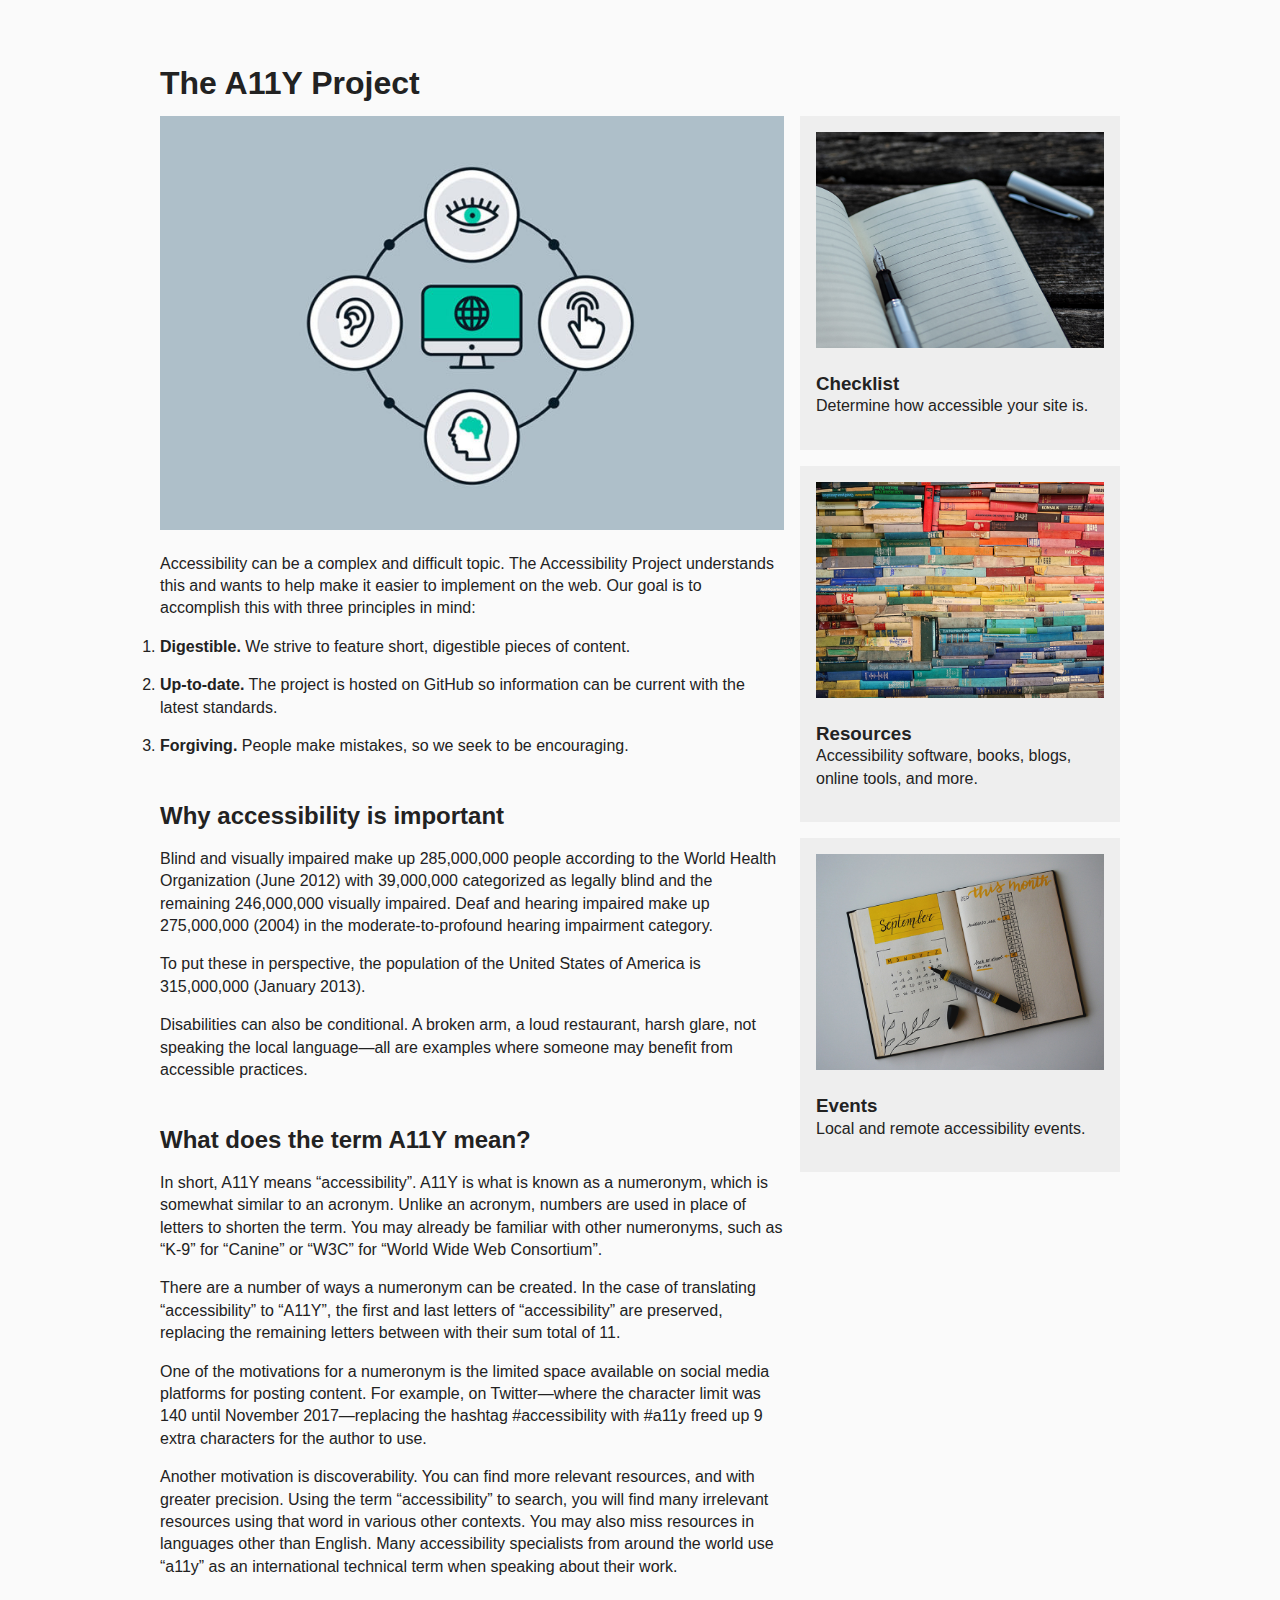
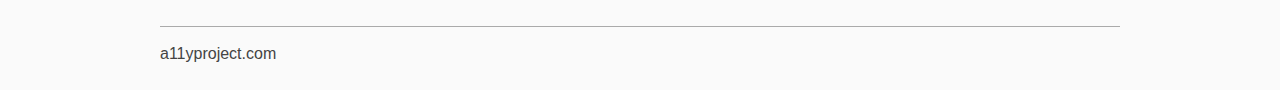
<file: grc339/css-grid-basic-layout/index.html>
<!DOCTYPE html>
<html>
    <head>
        <meta charset="UTF-8" />
        <meta name="viewport" content="width=device-width, initial-scale=1" />
        <link rel="stylesheet" type="text/css" href="grid.css" />
        <title>Flexbox basic layout</title>
    </head>
    <body>
        <div class="container">
            <header>
                <h1> The A11Y Project
</h1>
            </header>
            <article>
                <figure>
                    <img src="accessibility-icon-illustration.jpg" alt="Illustration of a computer with four icons representing Visual Impairment, Hearing Impairment, Motor Skills/Physical Disabilities, Photosensitive Seizures, and Cognitive Disabilities.">
                         <!-- Photo by Dreamhost) -->
                </figure>
              <p>
				  Accessibility can be a complex and difficult topic. The Accessibility Project understands this and wants to help make it easier to implement on the web. Our goal is to accomplish this with three principles in mind:
              </p>

			<ol>
				<li>
					<p><strong>Digestible.</strong> We strive to feature short, digestible pieces of content.</p>
				</li>
				<li>
					<p><strong>Up-to-date.</strong> The project is hosted on GitHub so information can be current with the latest standards.</p>
				</li>
				<li>
					<p><strong>Forgiving.</strong> People make mistakes, so we seek to be encouraging.</p>
				</li>
			</ol>

			<h2>Why accessibility is important</h2>

			<p>
				Blind and visually impaired make up 285,000,000 people according to the World Health Organization (June 2012) with 39,000,000 categorized as legally blind and the remaining 246,000,000 visually impaired. Deaf and hearing impaired make up 275,000,000 (2004) in the moderate-to-profound hearing impairment category.
			</p>

			<p>
				To put these in perspective, the population of the United States of America is 315,000,000 (January 2013).
			</p>

			<p>
				Disabilities can also be conditional. A broken arm, a loud restaurant, harsh glare, not speaking the local language—all are examples where someone may benefit from accessible practices.
			</p>
			
			<h2>What does the term A11Y mean?</h2>

			<p>
				In short, A11Y means “accessibility”. A11Y is what is known as a numeronym, which is somewhat similar to an acronym. Unlike an acronym, numbers are used in place of letters to shorten the term. You may already be familiar with other numeronyms, such as “K-9” for “Canine” or “W3C” for “World Wide Web Consortium”.
			</p>

			<p>
				There are a number of ways a numeronym can be created. In the case of translating “accessibility” to “A11Y”, the first and last letters of “accessibility” are preserved, replacing the remaining letters between with their sum total of 11.
			</p>

			<p>
				One of the motivations for a numeronym is the limited space available on social media platforms for posting content. For example, on Twitter—where the character limit was 140 until November 2017—replacing the hashtag #accessibility with #a11y freed up 9 extra characters for the author to use.
			</p>

			<p>
				Another motivation is discoverability. You can find more relevant resources, and with greater precision. Using the term “accessibility” to search, you will find many irrelevant resources using that word in various other contexts. You may also miss resources in languages other than English. Many accessibility specialists from around the world use “a11y” as an international technical term when speaking about their work.
			</p>


            </article>
            <aside>
            
                <section>
                	<a href="https://a11yproject.com/checklist/">
						<figure>
							<img src="notebook-with-a-pen.jpg" alt="Notebook open with a pen on top.">
							<!-- Photo by Aaron Burden on Unsplash (https://unsplash.com/@aaronburden) -->
						</figure>
						<h3>Checklist</h3>
						<p>
							Determine how accessible your site is.
						</p>
                    </a>
                </section>
                
                <section>
                	<a href="https://a11yproject.com/resources/">
						<figure>
							<img src="pile-of-colorful-books.jpg" alt="Pile of colorful books.">
							<!-- Photo by Robert Anasch on Unsplash (https://unsplash.com/@diesektion) -->
					   </figure>
						 <h3>Resources</h3>
						<p>
							Accessibility software, books, blogs, online tools, and more.
						</p>
                    </a>
                </section>

                <section>
                	<a href="https://a11yproject.com/events/">
						<figure>
							<img src="notebook-with-highlighter.jpg" alt="Notebook with a highlighted calendar and a highlighter">
							<!-- Photo by Estée Janssens on Unsplash (https://unsplash.com/@esteejanssens)  -->
						</figure>
						<h3>Events</h3>
						<p>
						   Local and remote accessibility events.
						</p>
                     </a>
               </section>
                


            </aside>
            <footer>
                <p>
                	<a href="https://a11yproject.com/">a11yproject.com</a>
                </p>
            </footer>
        </div>
    </body>
</html>
</file>
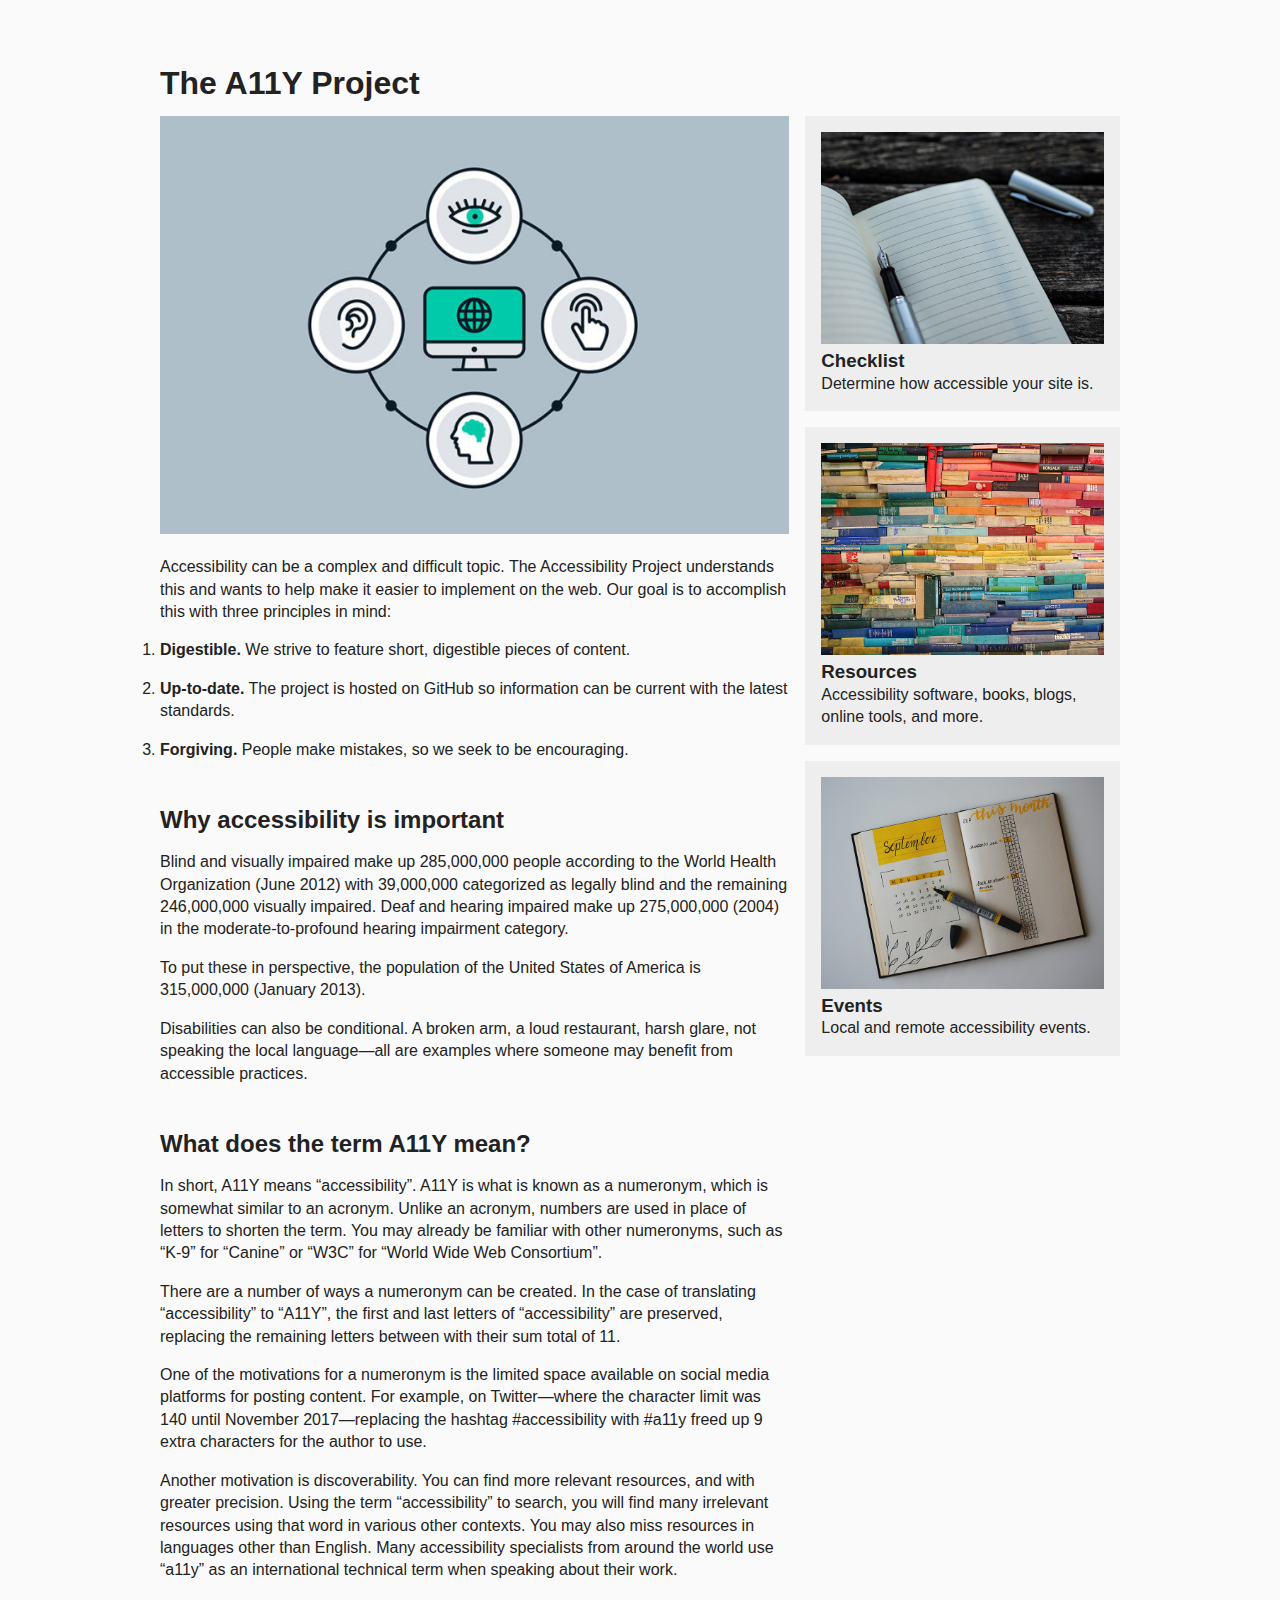
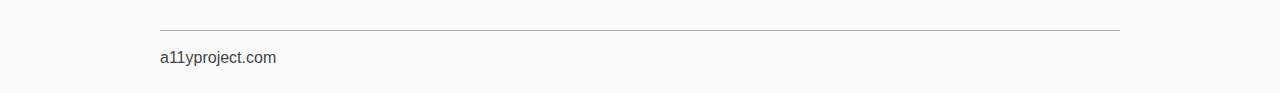
<file: grc339/css-grid-responsive-layout/index.html>
<!DOCTYPE html>
<html>
    <head>
        <meta charset="UTF-8" />
        <meta name="viewport" content="width=device-width, initial-scale=1" />
        <link rel="stylesheet" type="text/css" href="grid.css" />
        <title>CSS Grid responsive layout</title>
    </head>
    <body>
        <div class="container">
            <header>
                <h1> The A11Y Project
</h1>
            </header>
            <article>
                <figure>
                    <img src="accessibility-icon-illustration.jpg" alt="Illustration of a computer with four icons representing Visual Impairment, Hearing Impairment, Motor Skills/Physical Disabilities, Photosensitive Seizures, and Cognitive Disabilities.">
                         <!-- Photo by Dreamhost) -->
                </figure>
              <p>
				  Accessibility can be a complex and difficult topic. The Accessibility Project understands this and wants to help make it easier to implement on the web. Our goal is to accomplish this with three principles in mind:
              </p>

			<ol>
				<li>
					<p><strong>Digestible.</strong> We strive to feature short, digestible pieces of content.</p>
				</li>
				<li>
					<p><strong>Up-to-date.</strong> The project is hosted on GitHub so information can be current with the latest standards.</p>
				</li>
				<li>
					<p><strong>Forgiving.</strong> People make mistakes, so we seek to be encouraging.</p>
				</li>
			</ol>

			<h2>Why accessibility is important</h2>

			<p>
				Blind and visually impaired make up 285,000,000 people according to the World Health Organization (June 2012) with 39,000,000 categorized as legally blind and the remaining 246,000,000 visually impaired. Deaf and hearing impaired make up 275,000,000 (2004) in the moderate-to-profound hearing impairment category.
			</p>

			<p>
				To put these in perspective, the population of the United States of America is 315,000,000 (January 2013).
			</p>

			<p>
				Disabilities can also be conditional. A broken arm, a loud restaurant, harsh glare, not speaking the local language—all are examples where someone may benefit from accessible practices.
			</p>
			
			<h2>What does the term A11Y mean?</h2>

			<p>
				In short, A11Y means “accessibility”. A11Y is what is known as a numeronym, which is somewhat similar to an acronym. Unlike an acronym, numbers are used in place of letters to shorten the term. You may already be familiar with other numeronyms, such as “K-9” for “Canine” or “W3C” for “World Wide Web Consortium”.
			</p>

			<p>
				There are a number of ways a numeronym can be created. In the case of translating “accessibility” to “A11Y”, the first and last letters of “accessibility” are preserved, replacing the remaining letters between with their sum total of 11.
			</p>

			<p>
				One of the motivations for a numeronym is the limited space available on social media platforms for posting content. For example, on Twitter—where the character limit was 140 until November 2017—replacing the hashtag #accessibility with #a11y freed up 9 extra characters for the author to use.
			</p>

			<p>
				Another motivation is discoverability. You can find more relevant resources, and with greater precision. Using the term “accessibility” to search, you will find many irrelevant resources using that word in various other contexts. You may also miss resources in languages other than English. Many accessibility specialists from around the world use “a11y” as an international technical term when speaking about their work.
			</p>


            </article>
            <aside>
            
                <section>
                	<a href="https://a11yproject.com/checklist/">
						<figure>
							<img src="notebook-with-a-pen.jpg" alt="Notebook open with a pen on top.">
							<!-- Photo by Aaron Burden on Unsplash (https://unsplash.com/@aaronburden) -->
						</figure>
						<h3>Checklist</h3>
						<p>
							Determine how accessible your site is.
						</p>
                    </a>
                </section>
                
                <section>
                	<a href="https://a11yproject.com/resources/">
						<figure>
							<img src="pile-of-colorful-books.jpg" alt="Pile of colorful books.">
							<!-- Photo by Robert Anasch on Unsplash (https://unsplash.com/@diesektion) -->
					   </figure>
						 <h3>Resources</h3>
						<p>
							Accessibility software, books, blogs, online tools, and more.
						</p>
                    </a>
                </section>

                <section>
                	<a href="https://a11yproject.com/events/">
						<figure>
							<img src="notebook-with-highlighter.jpg" alt="Notebook with a highlighted calendar and a highlighter">
							<!-- Photo by Estée Janssens on Unsplash (https://unsplash.com/@esteejanssens)  -->
						</figure>
						<h3>Events</h3>
						<p>
						   Local and remote accessibility events.
						</p>
                     </a>
               </section>
                


            </aside>
            <footer>
                <p>
                	<a href="https://a11yproject.com/">a11yproject.com</a>
                </p>
            </footer>
        </div>
    </body>
</html>
</file>
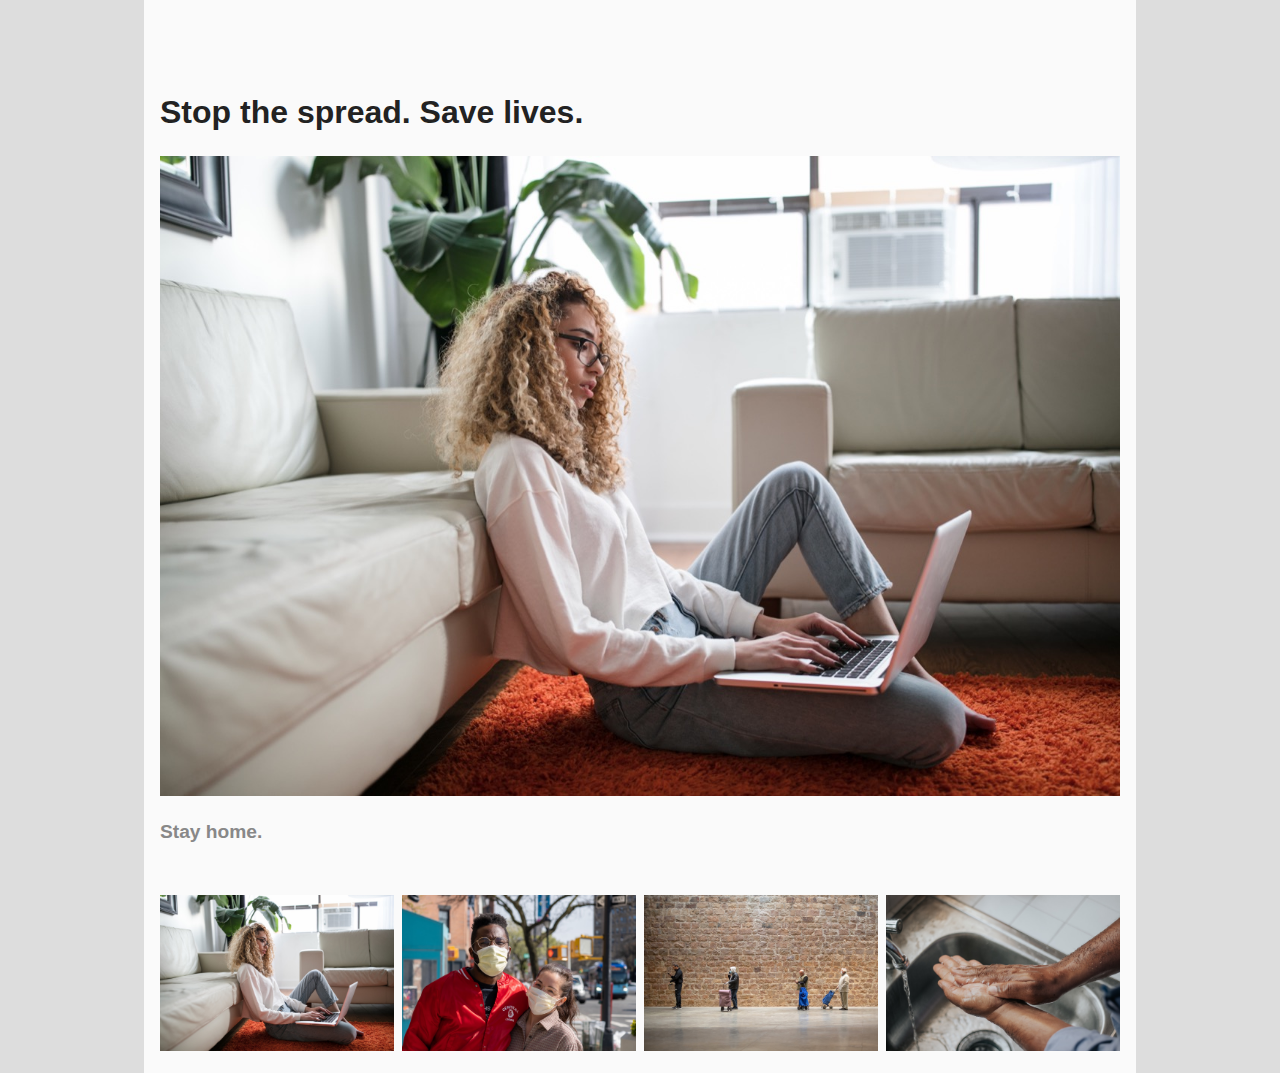
<file: grc339/css-photo-gallery/index.html>
<!doctype html>
		<html>
			<head>
				<meta charset="UTF-8" />
				<meta name="viewport" content="width=device-width, initial-scale=1" />
				<title>CSS photo gallery</title>
                <link rel="stylesheet" type="text/css" href="photogallery.css">
			</head>	
			<body>
                <div class="container">
                    
                    <input type="radio" name="item" id="photo1" checked="checked">
                    <input type="radio" name="item" id="photo2">
                    <input type="radio" name="item" id="photo3">
                    <input type="radio" name="item" id="photo4">
                    
                    <h1>Stop the spread. Save lives.</h1>
                    
                    <main>
                        <figure>
                            <img src="covid-19-stay-home.jpg" alt="Person sitting on the floor and leaning on a couch, while working on a laptop computer.">
                            <figcaption>Stay home.</figcaption> <!-- Photo by Thought Catalog (@thoughtcatalog) on Unsplash. -->
                        </figure>
                        <figure>
                            <img src="covid-19-wear-a-mask.jpg" alt="Two people wearing masks outside.">
                            <figcaption>When in public, wear a mask.</figcaption> <!-- Photo by Julian Wan (@julianwan) on Unsplash. -->
                        </figure>
                        <figure>
                            <img src="covid-19-keep-distance.jpg" alt="People on a line, keeping at least 6 feet of distance between them." > <!-- Photo by David Ramos/Getty Images. -->
                            <figcaption>Avoid close contact.</figcaption>
                        </figure>
                        <figure>
                            <img src="covid-19-wash-your-hands.jpg" alt="Close up of a person washing their hands.">
                            <figcaption>Wash your hands often.</figcaption> <!-- Photo by Mélissa Jeanty (@meljeanty) on Unsplash. -->
                        </figure>
                    </main>
                    
                    <nav>
                        <label for="photo1">
                            <img src="covid-19-stay-home.jpg" alt="Person sitting on the floor and leaning on a couch, while working on a laptop computer.">
                        </label>
                        <label for="photo2">
                            <img src="covid-19-wear-a-mask.jpg" alt="Two people wearing masks outside.">
                        </label>
                        <label for="photo3">
                            <img src="covid-19-keep-distance.jpg" alt="People on a line, keeping at least 6 feet of distance between them.">
                        </label>
                        <label for="photo4">
                            <img src="covid-19-wash-your-hands.jpg" alt="Close up of a person washing their hands.">
                        </label>
                    </nav>
                                    
                </div>
					
			</body>
		</html>
</file>
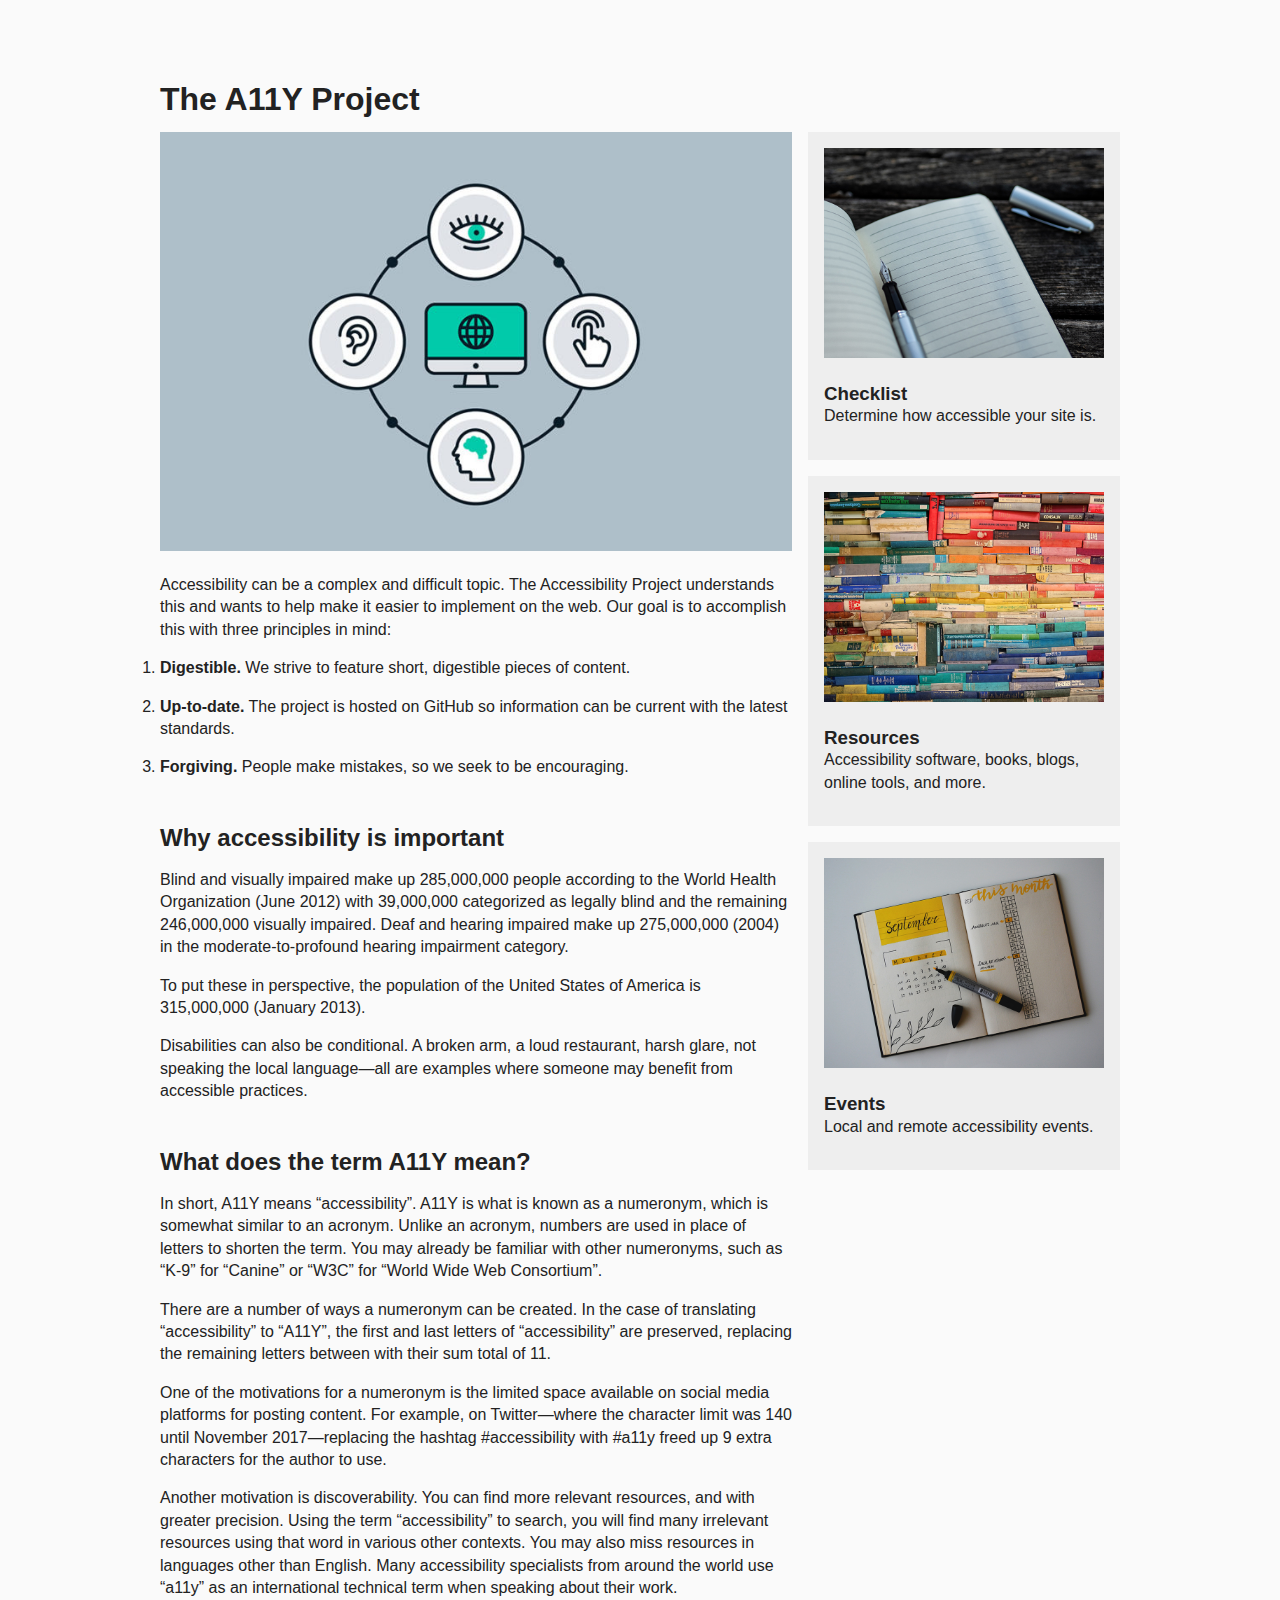
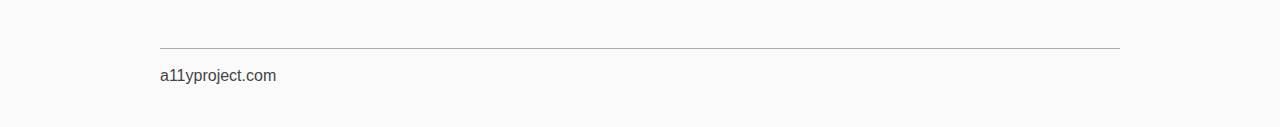
<file: grc339/flexbox-basic-layout/index.html>
<!DOCTYPE html>
<html>
    <head>
        <meta charset="UTF-8" />
        <meta name="viewport" content="width=device-width, initial-scale=1" />
        <link rel="stylesheet" type="text/css" href="flexbox.css" />
        <title>Flexbox basic layout</title>
    </head>
    <body>
        <div class="container">
            <header>
                <h1> The A11Y Project
</h1>
            </header>
            <article>
                <figure>
                    <img src="accessibility-icon-illustration.jpg" alt="Illustration of a computer with four icons representing Visual Impairment, Hearing Impairment, Motor Skills/Physical Disabilities, Photosensitive Seizures, and Cognitive Disabilities.">
                         <!-- Photo by Dreamhost) -->
                </figure>
              <p>
				  Accessibility can be a complex and difficult topic. The Accessibility Project understands this and wants to help make it easier to implement on the web. Our goal is to accomplish this with three principles in mind:
              </p>

			<ol>
				<li>
					<p><strong>Digestible.</strong> We strive to feature short, digestible pieces of content.</p>
				</li>
				<li>
					<p><strong>Up-to-date.</strong> The project is hosted on GitHub so information can be current with the latest standards.</p>
				</li>
				<li>
					<p><strong>Forgiving.</strong> People make mistakes, so we seek to be encouraging.</p>
				</li>
			</ol>

			<h2>Why accessibility is important</h2>

			<p>
				Blind and visually impaired make up 285,000,000 people according to the World Health Organization (June 2012) with 39,000,000 categorized as legally blind and the remaining 246,000,000 visually impaired. Deaf and hearing impaired make up 275,000,000 (2004) in the moderate-to-profound hearing impairment category.
			</p>

			<p>
				To put these in perspective, the population of the United States of America is 315,000,000 (January 2013).
			</p>

			<p>
				Disabilities can also be conditional. A broken arm, a loud restaurant, harsh glare, not speaking the local language—all are examples where someone may benefit from accessible practices.
			</p>
			
			<h2>What does the term A11Y mean?</h2>

			<p>
				In short, A11Y means “accessibility”. A11Y is what is known as a numeronym, which is somewhat similar to an acronym. Unlike an acronym, numbers are used in place of letters to shorten the term. You may already be familiar with other numeronyms, such as “K-9” for “Canine” or “W3C” for “World Wide Web Consortium”.
			</p>

			<p>
				There are a number of ways a numeronym can be created. In the case of translating “accessibility” to “A11Y”, the first and last letters of “accessibility” are preserved, replacing the remaining letters between with their sum total of 11.
			</p>

			<p>
				One of the motivations for a numeronym is the limited space available on social media platforms for posting content. For example, on Twitter—where the character limit was 140 until November 2017—replacing the hashtag #accessibility with #a11y freed up 9 extra characters for the author to use.
			</p>

			<p>
				Another motivation is discoverability. You can find more relevant resources, and with greater precision. Using the term “accessibility” to search, you will find many irrelevant resources using that word in various other contexts. You may also miss resources in languages other than English. Many accessibility specialists from around the world use “a11y” as an international technical term when speaking about their work.
			</p>


            </article>
            <aside>
            
                <section>
                	<a href="https://a11yproject.com/checklist/">
						<figure>
							<img src="notebook-with-a-pen.jpg" alt="Notebook open with a pen on top.">
							<!-- Photo by Aaron Burden on Unsplash (https://unsplash.com/@aaronburden) -->
						</figure>
						<h3>Checklist</h3>
						<p>
							Determine how accessible your site is.
						</p>
                    </a>
                </section>
                
                <section>
                	<a href="https://a11yproject.com/resources/">
						<figure>
							<img src="pile-of-colorful-books.jpg" alt="Pile of colorful books.">
							<!-- Photo by Robert Anasch on Unsplash (https://unsplash.com/@diesektion) -->
					   </figure>
						 <h3>Resources</h3>
						<p>
							Accessibility software, books, blogs, online tools, and more.
						</p>
                    </a>
                </section>

                <section>
                	<a href="https://a11yproject.com/events/">
						<figure>
							<img src="notebook-with-highlighter.jpg" alt="Notebook with a highlighted calendar and a highlighter">
							<!-- Photo by Estée Janssens on Unsplash (https://unsplash.com/@esteejanssens)  -->
						</figure>
						<h3>Events</h3>
						<p>
						   Local and remote accessibility events.
						</p>
                     </a>
               </section>
                


            </aside>
            <footer>
                <p>
                	<a href="https://a11yproject.com/">a11yproject.com</a>
                </p>
            </footer>
        </div>
    </body>
</html>
</file>
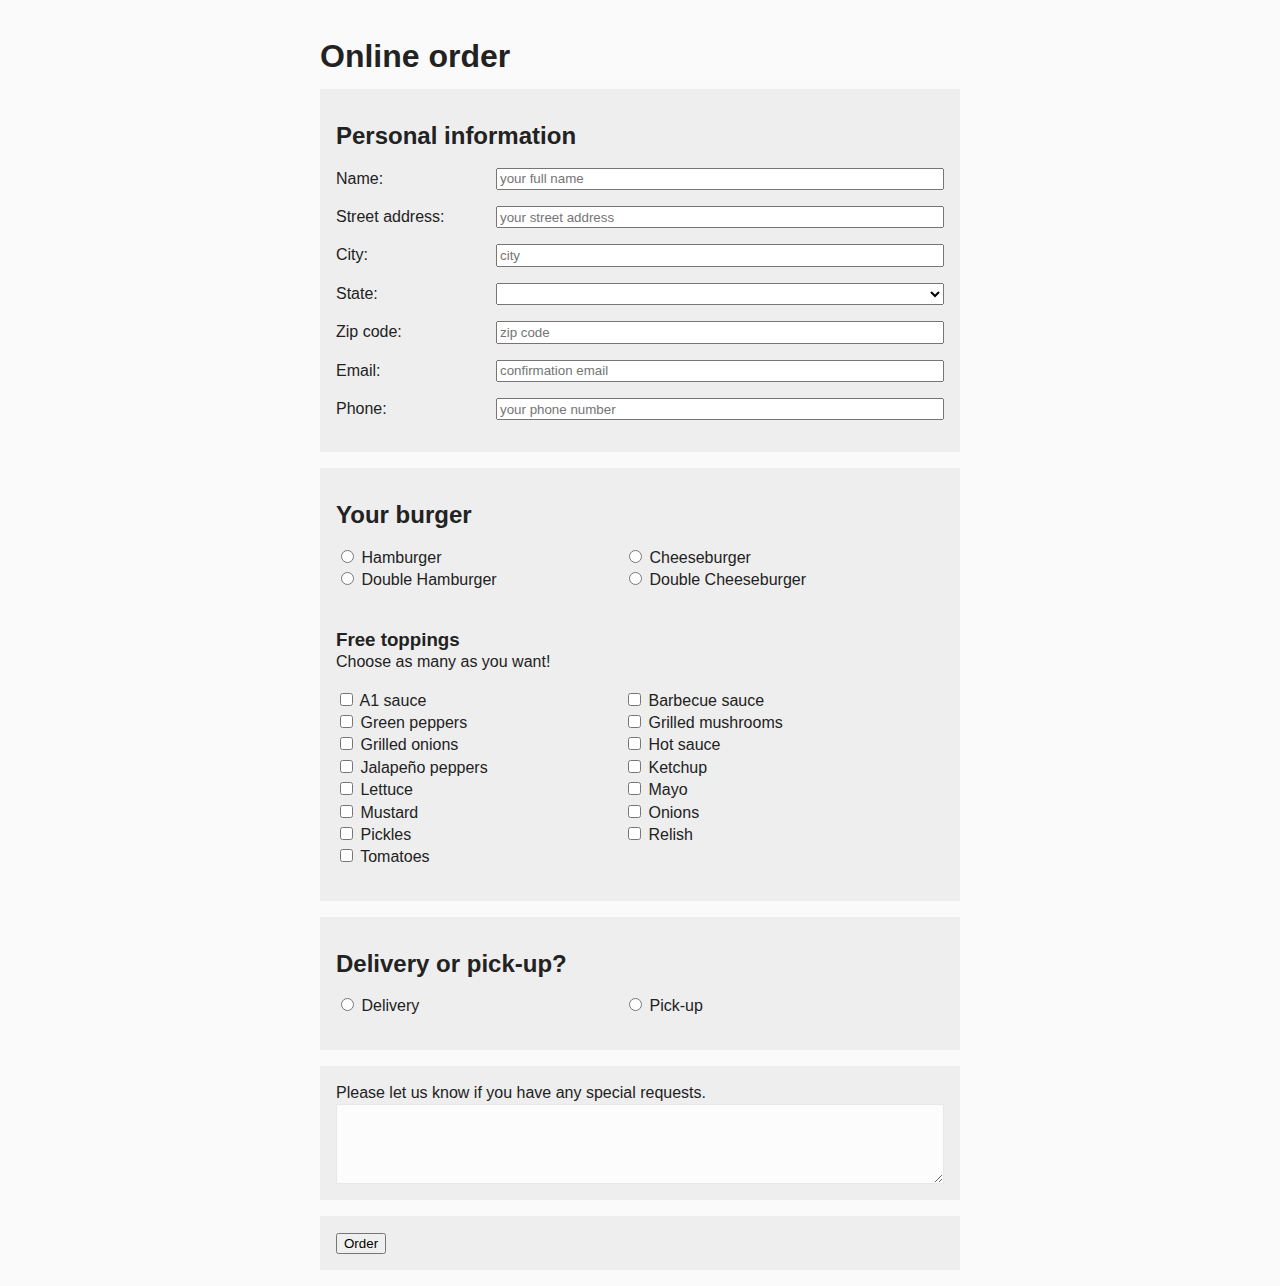
<file: grc339/flexbox-form/index.html>
<!DOCTYPE html>
<html>
    <head>
        <meta charset="UTF-8" />
        <title>Flexbox form</title>
        <link rel="stylesheet" type="text/css" href="flexboxform.css">
    </head>
    <body>
        <div class="container">
        <header>
            <h1>Online order</h1>
        </header>
            <form>
                <section class="personal-info">
                    <h2>Personal information</h2>
                    <ul>
                        <li><label for="name">Name:</label> <input type="text" name="name" id="name" placeholder="your full name" /></li>
                        <li><label for="street-address">Street address:</label> <input type="text" name="street-address" id="street-address" placeholder="your street address" /></li>
                        <li><label for="city">City:</label> <input type="text" name="city" id="city" placeholder="city" /></li>
                        <li>
                            <label for="state">State:</label>
                            <select id="state" name="state">
                                <option value=""></option>
                                <option value="AL">Alabama</option>
                                <option value="AK">Alaska</option>
                                <option value="AZ">Arizona</option>
                                <option value="AR">Arkansas</option>
                                <option value="CA">California</option>
                                <option value="CO">Colorado</option>
                                <option value="CT">Connecticut</option>
                                <option value="DE">Delaware</option>
                                <option value="DC">District Of Columbia</option>
                                <option value="FL">Florida</option>
                                <option value="GA">Georgia</option>
                                <option value="HI">Hawaii</option>
                                <option value="ID">Idaho</option>
                                <option value="IL">Illinois</option>
                                <option value="IN">Indiana</option>
                                <option value="IA">Iowa</option>
                                <option value="KS">Kansas</option>
                                <option value="KY">Kentucky</option>
                                <option value="LA">Louisiana</option>
                                <option value="ME">Maine</option>
                                <option value="MD">Maryland</option>
                                <option value="MA">Massachusetts</option>
                                <option value="MI">Michigan</option>
                                <option value="MN">Minnesota</option>
                                <option value="MS">Mississippi</option>
                                <option value="MO">Missouri</option>
                                <option value="MT">Montana</option>
                                <option value="NE">Nebraska</option>
                                <option value="NV">Nevada</option>
                                <option value="NH">New Hampshire</option>
                                <option value="NJ">New Jersey</option>
                                <option value="NM">New Mexico</option>
                                <option value="NY">New York</option>
                                <option value="NC">North Carolina</option>
                                <option value="ND">North Dakota</option>
                                <option value="OH">Ohio</option>
                                <option value="OK">Oklahoma</option>
                                <option value="OR">Oregon</option>
                                <option value="PA">Pennsylvania</option>
                                <option value="RI">Rhode Island</option>
                                <option value="SC">South Carolina</option>
                                <option value="SD">South Dakota</option>
                                <option value="TN">Tennessee</option>
                                <option value="TX">Texas</option>
                                <option value="UT">Utah</option>
                                <option value="VT">Vermont</option>
                                <option value="VA">Virginia</option>
                                <option value="WA">Washington</option>
                                <option value="WV">West Virginia</option>
                                <option value="WI">Wisconsin</option>
                                <option value="WY">Wyoming</option>
                            </select>
                        </li>
                        <li><label for="street-address">Zip code:</label> <input type="text" name="zip-code" id="zip-code" placeholder="zip code" /></li>
                        <li><label for="email">Email:</label> <input type="email" name="email" id="email" placeholder="confirmation email" /></li>
                        <li><label for="phone">Phone:</label> <input type="tel" name="phone" id="phone" placeholder="your phone number" /></li>
                    </ul>
                </section>

                <section class="order">
                    <h2>Your burger</h2>

                    <ul>
                        <li><input type="radio" id="hamburguer" value="hamburguer" name="burger" /> <label for="hamburguer">Hamburger</label></li>
                        <li><input type="radio" id="cheeseburger" value="cheeseburger" name="burger" /> <label for="cheeseburger">Cheeseburger</label></li>
                        <li><input type="radio" id="double-hamburguer" value="double-hamburguer" name="burger" /> <label for="double-hamburguer">Double Hamburger</label></li>
                        <li><input type="radio" id="double-cheeseburger" value="double-cheeseburger" name="burger" /> <label for="double-cheeseburger">Double Cheeseburger</label></li>
                    </ul>

                    <h3>Free toppings</h3>
                    <p>Choose as many as you want!</p>
                    <ul>
                        <li><input type="checkbox" id="a1-sauce" value="a1-sauce" /> <label for="a1-sauce">A1 sauce</label></li>
                        <li><input type="checkbox" id="barbecue-sauce" value="barbecue-sauce" /> <label for="barbecue-sauce">Barbecue sauce</label></li>
                        <li><input type="checkbox" id="green-peppers" value="green-peppers" /> <label for="green-peppers">Green peppers</label></li>
                        <li><input type="checkbox" id="grilled-mushrooms" value="grilled-mushrooms" /> <label for="grilled-mushrooms">Grilled mushrooms</label></li>
                        <li><input type="checkbox" id="grilled-onions" value="grilled-onions" /> <label for="grilled-onions">Grilled onions</label></li>
                        <li><input type="checkbox" id="hot-sauce" value="hot-sauce" /> <label for="hot-sauce">Hot sauce</label></li>
                        <li><input type="checkbox" id="jalapeno-peppers" value="jalapeno-peppers" /> <label for="jalapeno-peppers">Jalapeño peppers</label></li>
                        <li><input type="checkbox" id="ketchup" value="ketchup" /> <label for="ketchup">Ketchup</label></li>
                        <li><input type="checkbox" id="lettuce" value="lettuce" /> <label for="lettuce">Lettuce</label></li>
                        <li><input type="checkbox" id="mayo" value="mayo" /> <label for="mayo">Mayo</label></li>
                        <li><input type="checkbox" id="mustard" value="mustard" /> <label for="mustard">Mustard</label></li>
                        <li><input type="checkbox" id="onions" value="onions" /> <label for="onions">Onions</label></li>
                        <li><input type="checkbox" id="pickles" value="pickles" /> <label for="pickles">Pickles</label></li>
                        <li><input type="checkbox" id="relish" value="relish" /> <label for="relish">Relish</label></li>
                        <li><input type="checkbox" id="tomatoes" value="tomatoes" /> <label for="tomatoes">Tomatoes</label></li>
                    </ul>
                </section>
                <section  class="method">
                    <h2>Delivery or pick-up?</h2>
                    <ul>
                        <li><input type="radio" id="delivery" value="delivery" name="method" /> <label for="delivery">Delivery</label></li>
                        <li><input type="radio" id="pick-up" value="pick-up" name="method" /> <label for="pick-up">Pick-up</label></li>
                    </ul>
                </section>
                <section><label for="notes">Please let us know if you have any special requests.</label><textarea id="notes" name="notes"></textarea></section>
                <section>
                    <button type="order">Order</button>
                </section>
            </form>
        </div>
    </body>
</html>
</file>
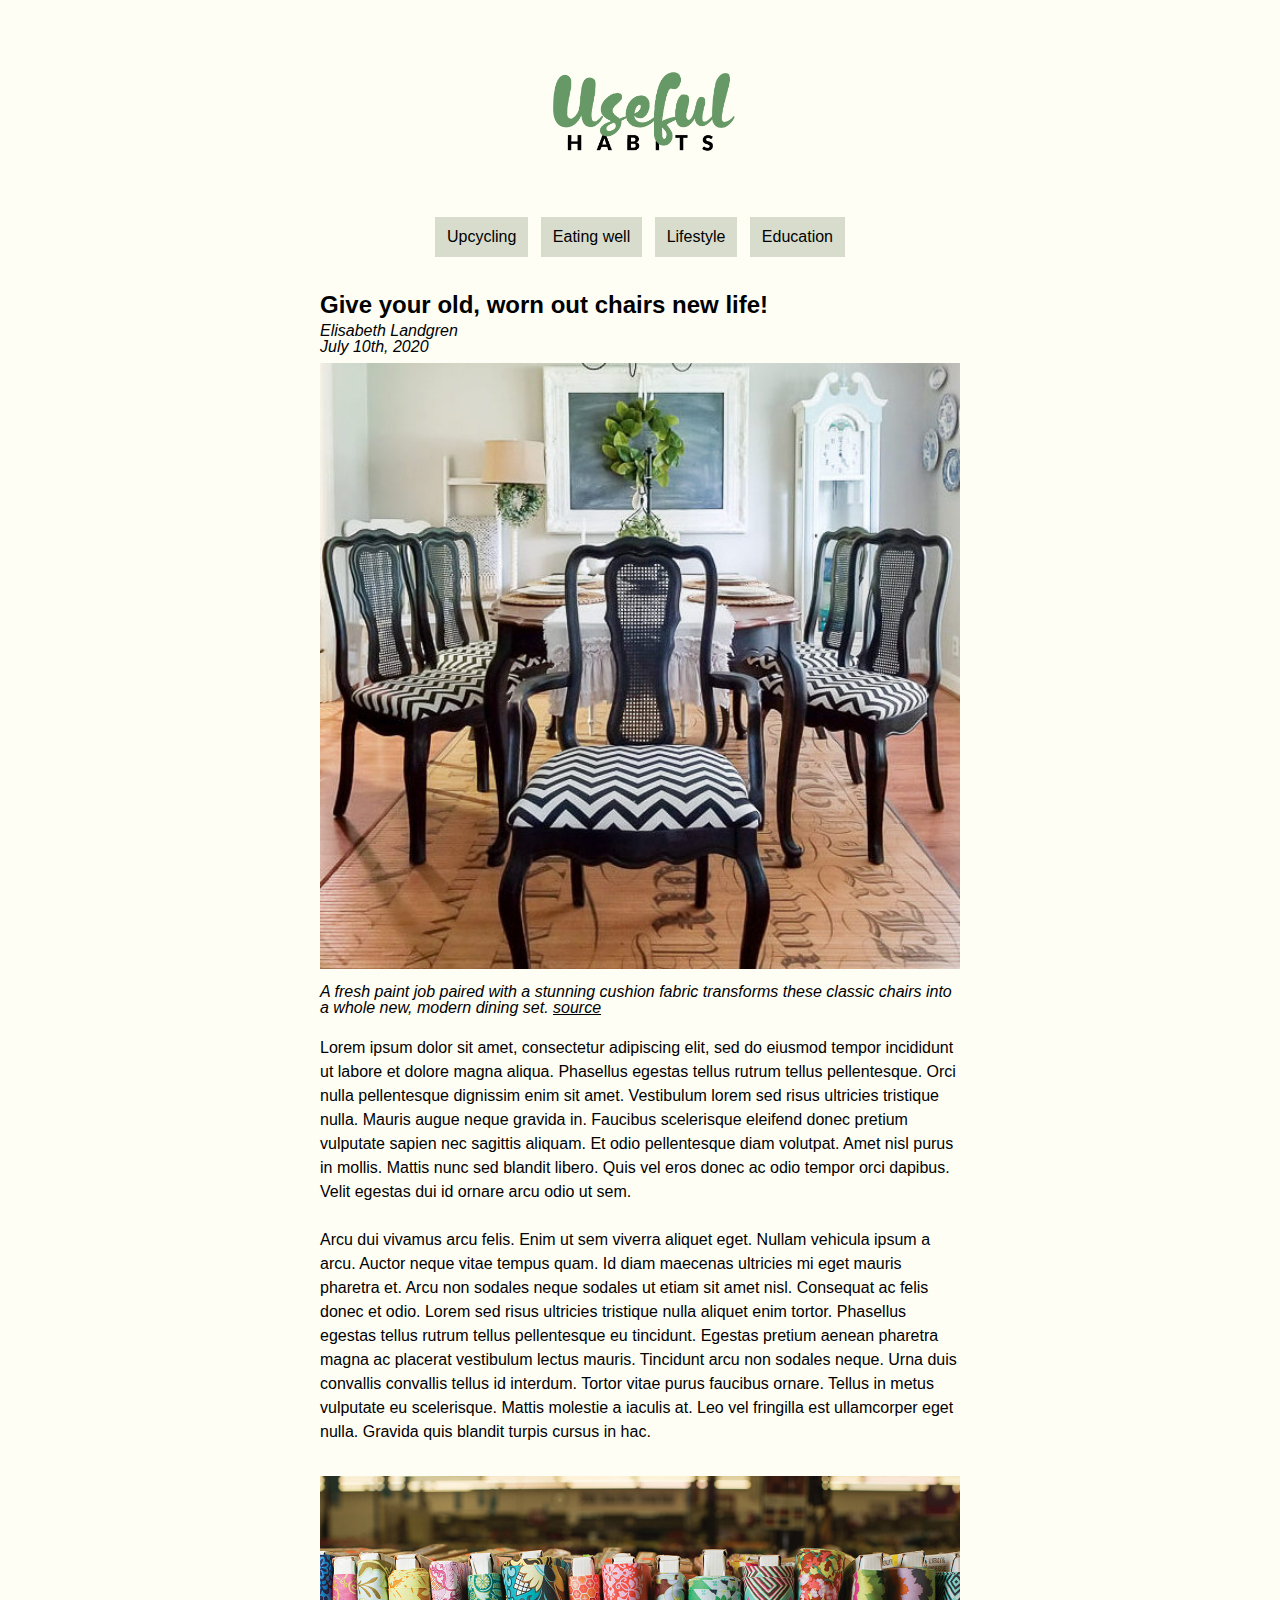
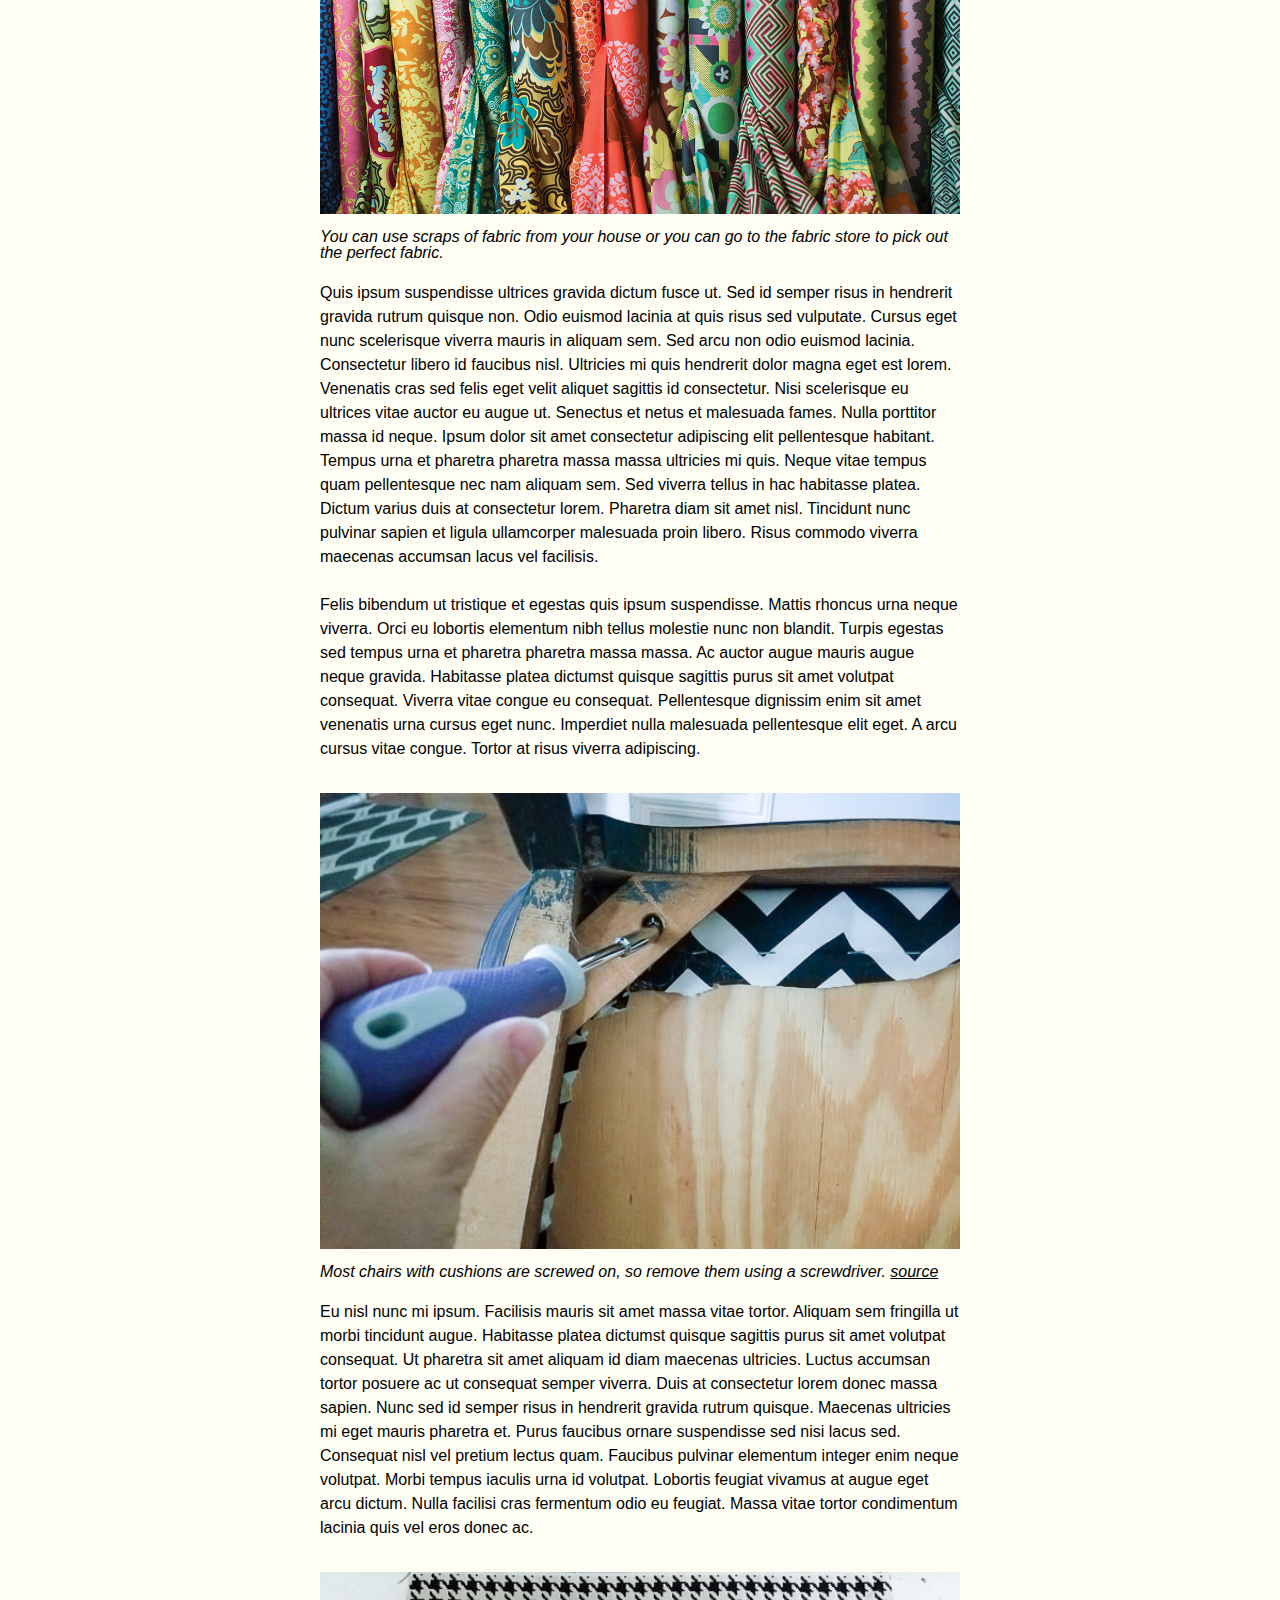
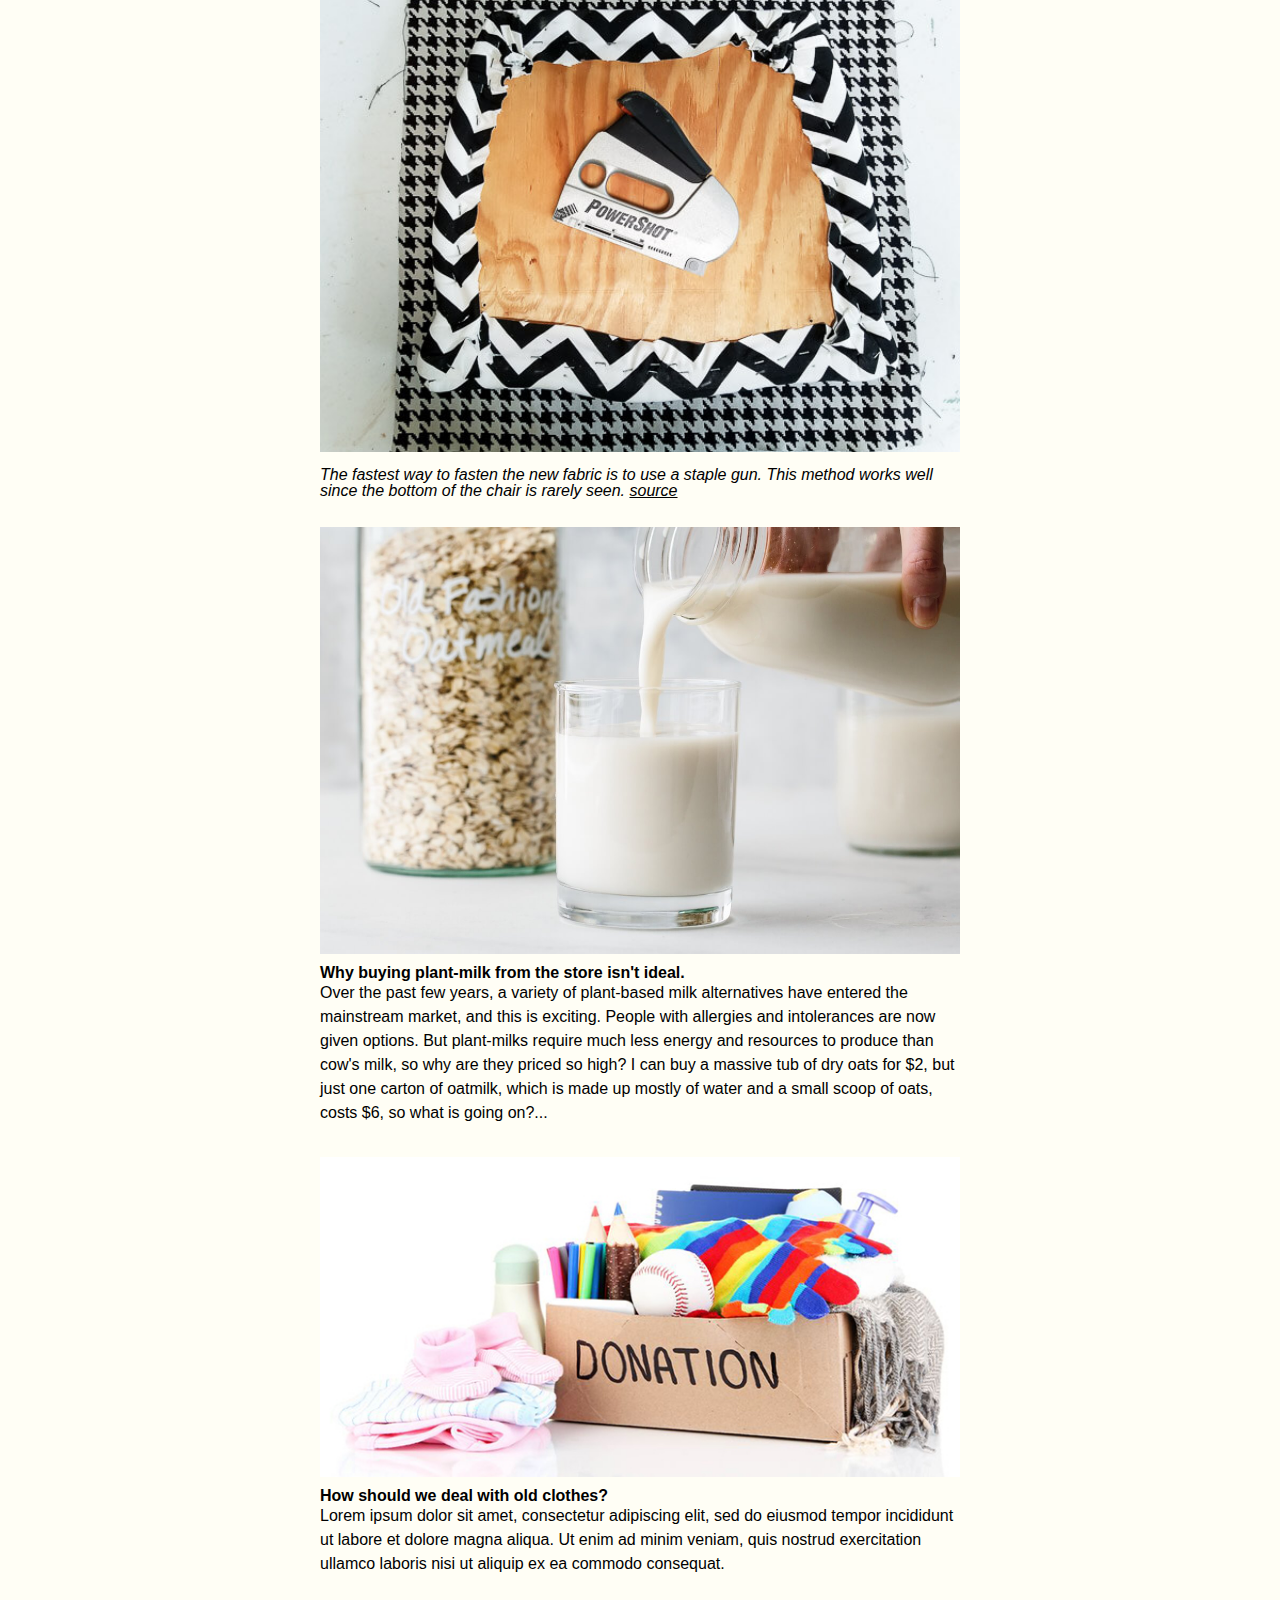
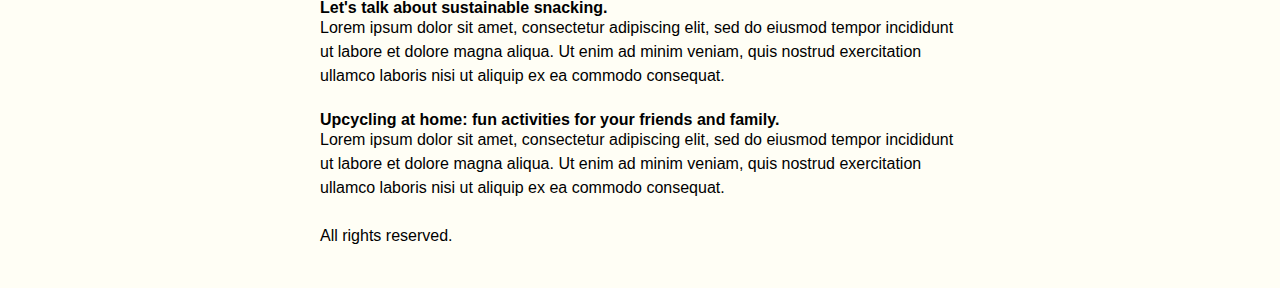
<file: grc339/final-website-mobile-first/mainstory.html>
<!doctype html>
    <html>
        <head>
            <meta charset="UTF-8" />
            <meta name="viewport" content="width=device-width, initial-scale=1" />
            <link rel="stylesheet" type="text/css" href="style.css">
            <title>Useful Habits | Main Story</title> <!-- ★ Please include a proper title.-->

            <!-- Helpful meta tags to fight GitHub aggresive caching-->
                <meta http-equiv="Cache-Control" content="no-cache, no-store, must-revalidate" />
                <meta http-equiv="Pragma" content="no-cache" />
                <meta http-equiv="Expires" content="0" />
            
        </head>	

        <body>
            <div class="container">
                <header>
                    <h1><a href="index.html"><img class="logo" src="useful-logo.png" alt="Logo of Useful."></a> </h1>
                    
                    <nav>
                        <ul> 
                        <li><a href="#">Upcycling</a></li>
                        <li><a href="#">Eating well</a></li>
                        <li><a href="#">Lifestyle</a></li>
                        <li><a href="#">Education</a></li>
                        </ul>
                    </nav>
                </header>
                <article>
                    <section class="title-author-date"><h2>Give your old, worn out chairs new life!</h2>
                        <h4>Elisabeth Landgren</h4>
                        <h4>July 10th, 2020</h4></section>
                    <figure>
                        <img src="finished-set.jpg" alt="Dining room featuring a set of newly reupholstered dining room chairs.">
                        <figcaption>A fresh paint job paired with a stunning cushion fabric transforms these classic chairs into a whole new, modern dining set. <a class="source" href="https://www.diybeautify.com/2019/09/how-to-easily-reupholster-dining-seat-cushions.html">source</a></figcaption>
                    </figure>


                        <p><span class="beginning">Lorem ipsum dolor sit amet,</span> consectetur adipiscing elit, sed do eiusmod tempor incididunt ut labore et dolore magna aliqua. Phasellus egestas tellus rutrum tellus pellentesque. Orci nulla pellentesque dignissim enim sit amet. Vestibulum lorem sed risus ultricies tristique nulla. Mauris augue neque gravida in. Faucibus scelerisque eleifend donec pretium vulputate sapien nec sagittis aliquam. Et odio pellentesque diam volutpat. Amet nisl purus in mollis. Mattis nunc sed blandit libero. Quis vel eros donec ac odio tempor orci dapibus. Velit egestas dui id ornare arcu odio ut sem.</p>

                        <p>Arcu dui vivamus arcu felis. Enim ut sem viverra aliquet eget. Nullam vehicula ipsum a arcu. Auctor neque vitae tempus quam. Id diam maecenas ultricies mi eget mauris pharetra et. Arcu non sodales neque sodales ut etiam sit amet nisl. Consequat ac felis donec et odio. Lorem sed risus ultricies tristique nulla aliquet enim tortor. Phasellus egestas tellus rutrum tellus pellentesque eu tincidunt. Egestas pretium aenean pharetra magna ac placerat vestibulum lectus mauris. Tincidunt arcu non sodales neque. Urna duis convallis convallis tellus id interdum. Tortor vitae purus faucibus ornare. Tellus in metus vulputate eu scelerisque. Mattis molestie a iaculis at. Leo vel fringilla est ullamcorper eget nulla. Gravida quis blandit turpis cursus in hac.</p>

                        <figure>
                            <img src="fabrics.jpg" alt="Various fabrics with diverse colors and patterns displayed in a store.">
                            <figcaption>You can use scraps of fabric from your house or you can go to the fabric store to pick out the perfect fabric.</figcaption>
                        </figure>

                        <p>Quis ipsum suspendisse ultrices gravida dictum fusce ut. Sed id semper risus in hendrerit gravida rutrum quisque non. Odio euismod lacinia at quis risus sed vulputate. Cursus eget nunc scelerisque viverra mauris in aliquam sem. Sed arcu non odio euismod lacinia. Consectetur libero id faucibus nisl. Ultricies mi quis hendrerit dolor magna eget est lorem. Venenatis cras sed felis eget velit aliquet sagittis id consectetur. Nisi scelerisque eu ultrices vitae auctor eu augue ut. Senectus et netus et malesuada fames. Nulla porttitor massa id neque. Ipsum dolor sit amet consectetur adipiscing elit pellentesque habitant. Tempus urna et pharetra pharetra massa massa ultricies mi quis. Neque vitae tempus quam pellentesque nec nam aliquam sem. Sed viverra tellus in hac habitasse platea. Dictum varius duis at consectetur lorem. Pharetra diam sit amet nisl. Tincidunt nunc pulvinar sapien et ligula ullamcorper malesuada proin libero. Risus commodo viverra maecenas accumsan lacus vel facilisis.</p>

                        <p>Felis bibendum ut tristique et egestas quis ipsum suspendisse. Mattis rhoncus urna neque viverra. Orci eu lobortis elementum nibh tellus molestie nunc non blandit. Turpis egestas sed tempus urna et pharetra pharetra massa massa. Ac auctor augue mauris augue neque gravida. Habitasse platea dictumst quisque sagittis purus sit amet volutpat consequat. Viverra vitae congue eu consequat. Pellentesque dignissim enim sit amet venenatis urna cursus eget nunc. Imperdiet nulla malesuada pellentesque elit eget. A arcu cursus vitae congue. Tortor at risus viverra adipiscing.</p>

                        <figure>
                            <img src="dettaching-cushion.jpg" alt="Person using a screwdriver to detach the cushion from the chair frame.">
                            <figcaption>Most chairs with cushions are screwed on, so remove them using a screwdriver. <a class="source" href="https://www.diybeautify.com/2019/09/how-to-easily-reupholster-dining-seat-cushions.html">source</a></figcaption>
                        </figure>

                        <p>Eu nisl nunc mi ipsum. Facilisis mauris sit amet massa vitae tortor. Aliquam sem fringilla ut morbi tincidunt augue. Habitasse platea dictumst quisque sagittis purus sit amet volutpat consequat. Ut pharetra sit amet aliquam id diam maecenas ultricies. Luctus accumsan tortor posuere ac ut consequat semper viverra. Duis at consectetur lorem donec massa sapien. Nunc sed id semper risus in hendrerit gravida rutrum quisque. Maecenas ultricies mi eget mauris pharetra et. Purus faucibus ornare suspendisse sed nisi lacus sed. Consequat nisl vel pretium lectus quam. Faucibus pulvinar elementum integer enim neque volutpat. Morbi tempus iaculis urna id volutpat. Lobortis feugiat vivamus at augue eget arcu dictum. Nulla facilisi cras fermentum odio eu feugiat. Massa vitae tortor condimentum lacinia quis vel eros donec ac.</p>

                        <figure>
                            <img src="staple-gun.jpg" alt="Staple gun placed on cushion to show that this tool was used to attach new fabric to the cusion.">
                            <figcaption>The fastest way to fasten the new fabric is to use a staple gun. This method works well since the bottom of the chair is rarely seen. <a class="source" href="https://www.diybeautify.com/2019/09/how-to-easily-reupholster-dining-seat-cushions.html">source</a></figcaption>
                        </figure>
                    
                </article>

                <aside>
                     <section class="teaser2"> <!-- ★ Example of a teaser with image.  You may want to give it a different class. -->
                        <a href="#">
                            <figure>
                                <img src="oatmilk.jpg" alt="Someone pouring homemade oatmilk into a glass. A jar of oats sits in tbe background.">
                            </figure>
                                <h3>Why buying plant-milk from the store isn't ideal.</h3>
                                <p>
                                    Over the past few years, a variety of plant-based milk alternatives have entered the mainstream market, and this is exciting. People with allergies and intolerances are now given options. But plant-milks require much less energy and resources to produce than cow's milk, so why are they priced so high? I can buy a massive tub of dry oats for $2, but just one carton of oatmilk, which is made up mostly of water and a small scoop of oats, costs $6, so what is going on?...
                                </p>
                        </a>    
                    </section>
                    
                    <section class="teaser2"> <!-- ★ Example of a teaser with image.  You may want to give it a different class. -->
                        <a href="#">
                            <figure>
                                <img src="donation.jpg" alt="Donation box filled with clothes, toys and household items.">
                            </figure>
                                <h3>How should we deal with old clothes?</h3>
                                <p>
                                    Lorem ipsum dolor sit amet, consectetur adipiscing elit, sed do eiusmod tempor incididunt ut labore et dolore magna aliqua. Ut enim ad minim veniam, quis nostrud exercitation ullamco laboris nisi ut aliquip ex ea commodo consequat.
                                </p>
                        </a>    
                    </section>

                    <section class="teaser3"> <!-- ★ Example of a teaser without image.  You may want to give it a third class. -->
                        <a href="#">
                                <h3>Let's talk about sustainable snacking.</h3>
                                <p>
                                    Lorem ipsum dolor sit amet, consectetur adipiscing elit, sed do eiusmod tempor incididunt ut labore et dolore magna aliqua. Ut enim ad minim veniam, quis nostrud exercitation ullamco laboris nisi ut aliquip ex ea commodo consequat.
                                </p>
                        </a>    
                    </section>
                    
                    <section class="teaser3"> <!-- ★ Example of a teaser without image.  You may want to give it a third class. -->
                        <a href="#">
                                <h3>Upcycling at home: fun activities for your friends and family.</h3>
                                <p>
                                    Lorem ipsum dolor sit amet, consectetur adipiscing elit, sed do eiusmod tempor incididunt ut labore et dolore magna aliqua. Ut enim ad minim veniam, quis nostrud exercitation ullamco laboris nisi ut aliquip ex ea commodo consequat.
                                </p>
                        </a>    
                    </section>
                    
                </aside>   

                <footer>
                    <p> All rights reserved.</p>
                </footer>
            </div>
        </body>
    </html>
</file>
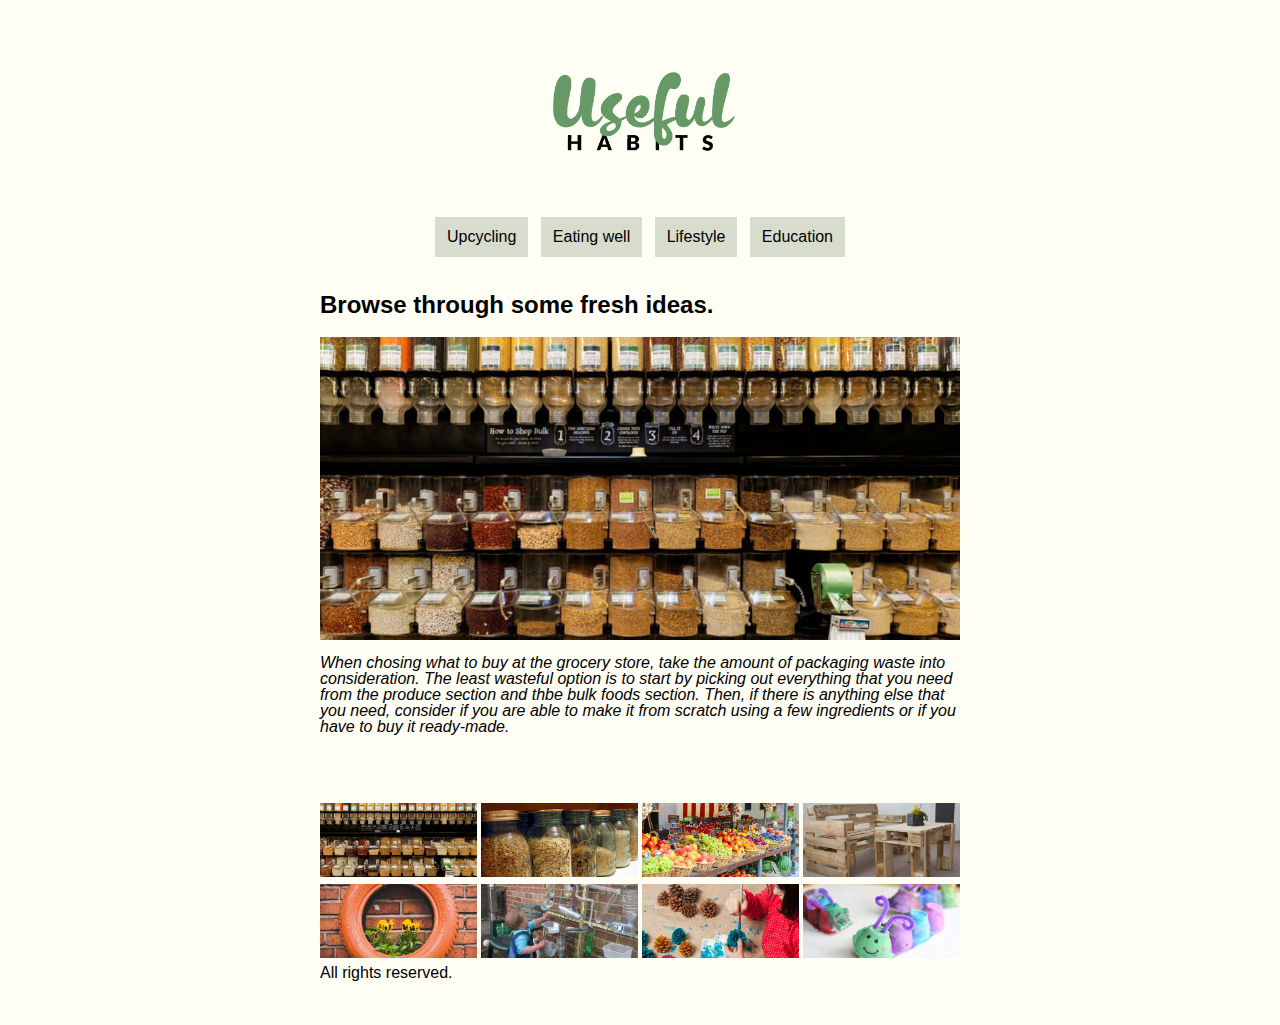
<file: grc339/final-website-mobile-first/photogallery.html>
<!doctype html>
    <html>
        <head>
            <meta charset="UTF-8" />
            <meta name="viewport" content="width=device-width, initial-scale=1" />
            <link rel="stylesheet" type="text/css" href="style.css">
            <title>Useful Habits | Photo Gallery</title>

            <!-- Helpful meta tags to fight GitHub aggresive caching-->
                <meta http-equiv="Cache-Control" content="no-cache, no-store, must-revalidate" />
                <meta http-equiv="Pragma" content="no-cache" />
                <meta http-equiv="Expires" content="0" />
            
        </head>	

        <body>
            <div class="container"> 
                <header>
                    <h1><a href="index.html"><img class="logo" src="useful-logo.png" alt="Logo of Useful."></a> </h1>
                    
                    <nav>
                        <ul> 
                        <li><a href="#">Upcycling</a></li>
                        <li><a href="#">Eating well</a></li>
                        <li><a href="#">Lifestyle</a></li>
                        <li><a href="#">Education</a></li>
                        </ul>
                    </nav>
                </header>
                
                    <input type="radio" name="item" id="photo1" checked="checked">
                    <input type="radio" name="item" id="photo2">
                    <input type="radio" name="item" id="photo3">
                    <input type="radio" name="item" id="photo4">
                    <input type="radio" name="item" id="photo5">
                    <input type="radio" name="item" id="photo6">
                    <input type="radio" name="item" id="photo7">
                    <input type="radio" name="item" id="photo8">
                <h1>Browse through some fresh ideas.</h1>
                
                <main class="photo-gallery">
                <figure class="photo-gallery"><img src="photo1.jpg" alt="Bulk foods section at the grocery store."><figcaption>When chosing what to buy at the grocery store, take the amount of packaging waste into consideration. The least wasteful option is to start by picking out everything that you need from the produce section and thbe bulk foods section. Then, if there is anything else that you need, consider if you are able to make it from scratch using a few ingredients or if you have to buy it ready-made.</figcaption></figure>
                    
                <figure class="photo-gallery"><img src="photo2.jpg" alt="Mason jars full of grains, nuts and flours."><figcaption>The bottom line is that reusable jars are essential to reducing your waste. Shopping bulk foods will not make an environmental difference if you continue using the flimsy single-use plastic bags to pack your grains, nuts and flours. Either bring empty jars with you to the store or purchase reusable cloth bags to transport your bulk foods home so that you can pour them into jars. </figcaption></figure>
                    
                <figure class="photo-gallery"><img src="photo3.jpg" alt="Fruits and vegetables displayed at a Farmer's Market booth."><figcaption>Depending on where you live, there will be both locally grown and globally grown foods available for you to buy. Local grown fruit, if grown outdoors and in-season, uses significantly less energy to bring to our tables than the growth and shipping of that same fruit from a different part of the world. Supporting local farms plays an important role in reducing the amount of energy that we use to bring food to our community.</figcaption></figure>
                    
                <figure class="photo-gallery"><img src="photo4.jpg" alt="A chair and coffee table built out of used wooden pallets."><figcaption>When you're re-decorating your home, consider building some DIY furniture using left-over materials. This fun lounging set is build out of used shipping pallets and even that manages to look cool! Imagine what you can come up with using more fancy materials. <a class="inline-link" href="https://www.pinterest.com">Pinterest</a> is a great place to gain inspiration.</figcaption></figure>
                    
                <figure class="photo-gallery"><img src="photo5.jpg" alt="Hanging flower planter made out of an old tire that is painted orange."><figcaption>With a fresh coat of paint and a few living flowers, even mundane objects can become beautiful. Take a few minutes to browse the internet for DIY flower holders and you'll see that the opportunities are endless!</figcaption></figure>
                    
                <figure class="photo-gallery"><img src="photo6.jpg" alt="A boy playing with a homemade water experiment wall. This is a children's toy built from used bottles and containers mounted on a wall to let kids play with gravity and water."><figcaption>Instead of throwing out your used bottles and containers, imagine ways that they can be repurposed, for functionality or for play. THis watter experiment wall is a fun craft to put together for your kids to play in during the hot summer months. Instead of buying expensive parts, these used plastic containers do the exact same job: spill water and create joy.</figcaption></figure>
                    
                <figure class="photo-gallery"><img src="photo7.jpg" alt="A child painting pinecones in various colors to be used as decorations."><figcaption>Every holiday has it's associated decorations, but you don't have to buy them from the store. It's much more fun to make homemade decorations as a family bonding experience. Go out for a forest hike and give each family member a bag to collect fun natural trinkets such as rocks, acorns, twigs... and then come home and paint them, tie a string to them, and hang them up around the house.</figcaption></figure>
                    
                <figure class="photo-gallery"><img src="photo8.jpg" alt="A homemade caterpillar toy made from a piece of an egg carton."><figcaption>Family crafting is a nice way to spend time together and celebrate creativity. Here is a cute DIY caterpillar that is easy to make from an old egg carton, and there are countless other ways to create fun toys out of used cartons and other materials.</figcaption></figure>
               
                </main>
                
                 <nav class="photo-gallery">
                    <label for="photo1"><img src="photo1.jpg" alt="Bulk foods section at the grocery store."></label>
                    <label for="photo2"><img src="photo2.jpg" alt="Mason jars full of grains, nuts and flours."></label>
                    <label for="photo3"><img src="photo3.jpg" alt="Fruits and vegetables displayed at a Farmer's Market booth."></label>
                    <label for="photo4"><img src="photo4.jpg" alt="A chair and coffee table built out of used wooden pallets."></label>
                    <label for="photo5"><img src="photo5.jpg" alt="Hanging flower planter made out of an old tire that is painted orange."></label>
                    <label for="photo6"><img src="photo6.jpg" alt="A boy playing with a homemade water experiment wall. This is a children's toy built from used bottles and containers mounted on a wall to let kids play with gravity and water."></label>
                    <label for="photo7"><img src="photo7.jpg" alt="A child painting pinecones in various colors to be used as decorations."></label>
                    <label for="photo8"><img src="photo8.jpg" alt="A homemade caterpillar toy made from a piece of an egg carton."></label>
                 </nav>
                
                <footer>
                    <p> All rights reserved.</p>
                </footer>
            </div>
        </body>
    </html>
</file>
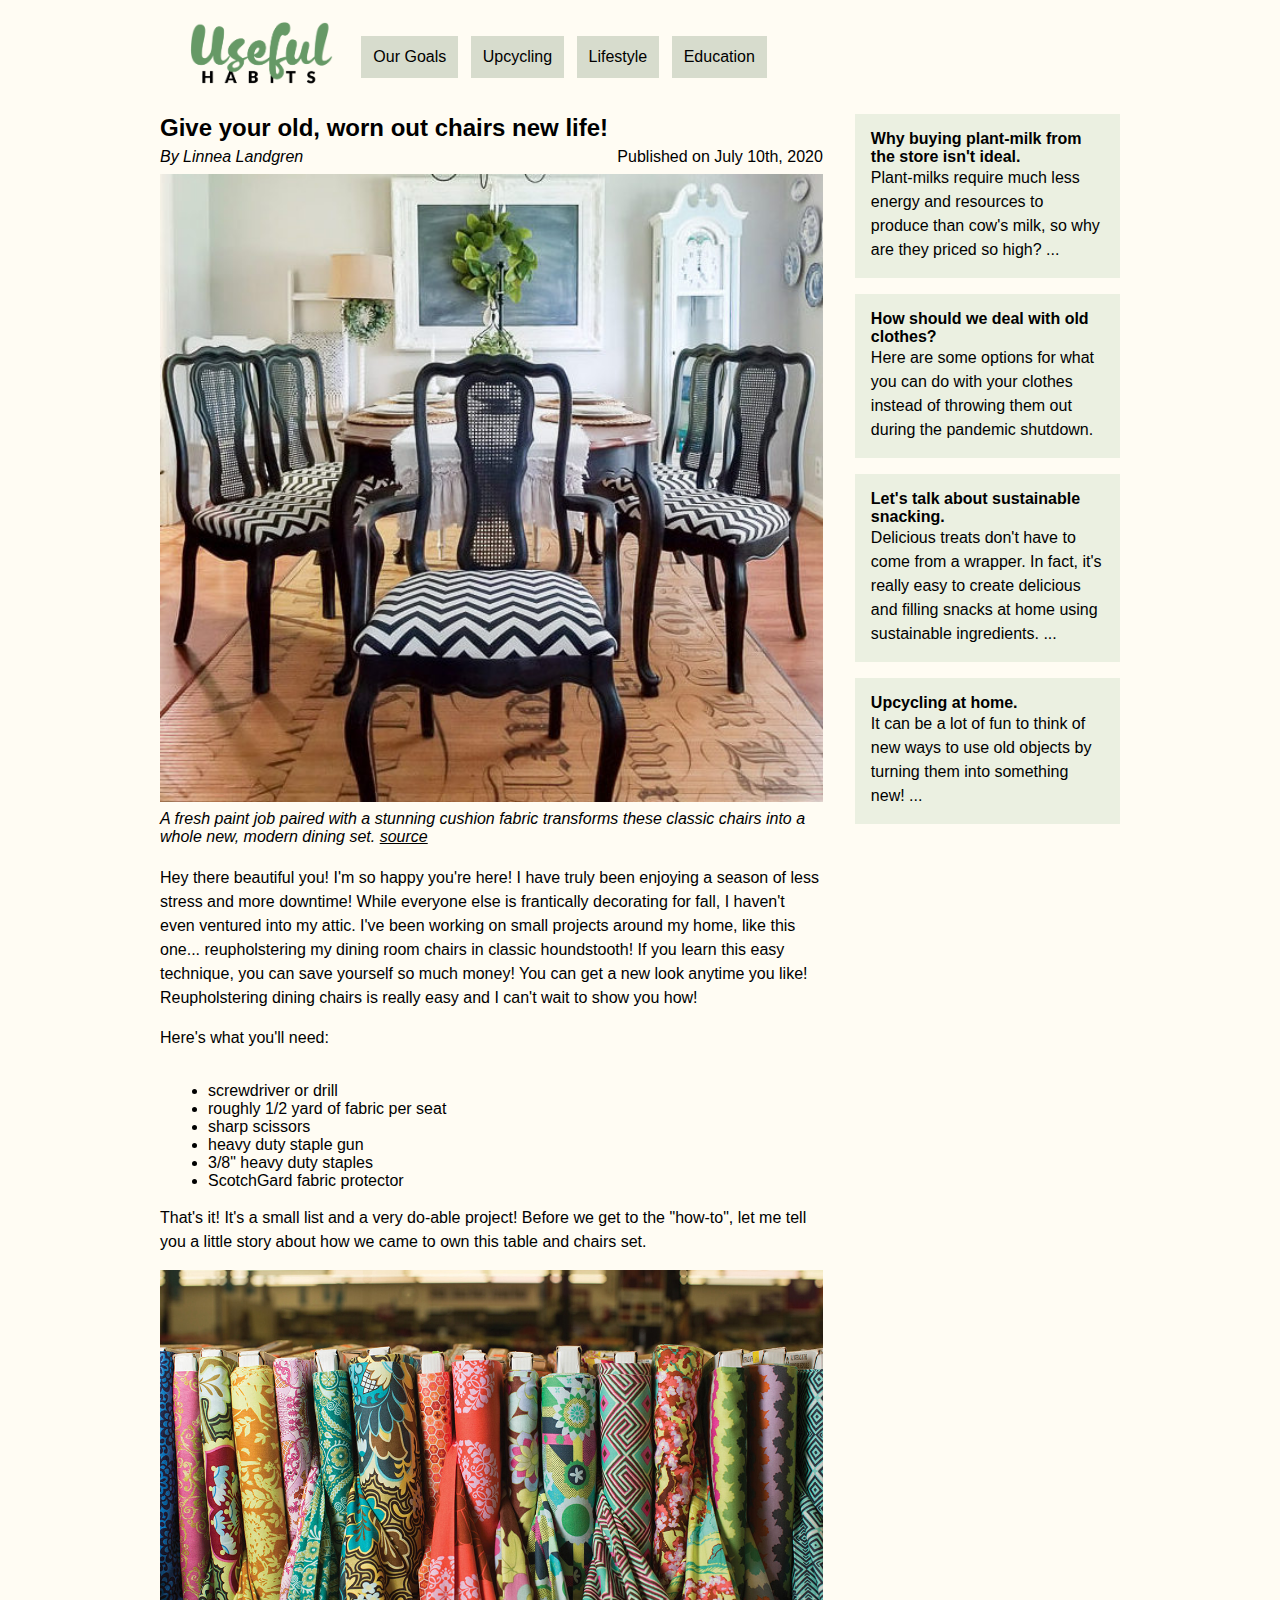
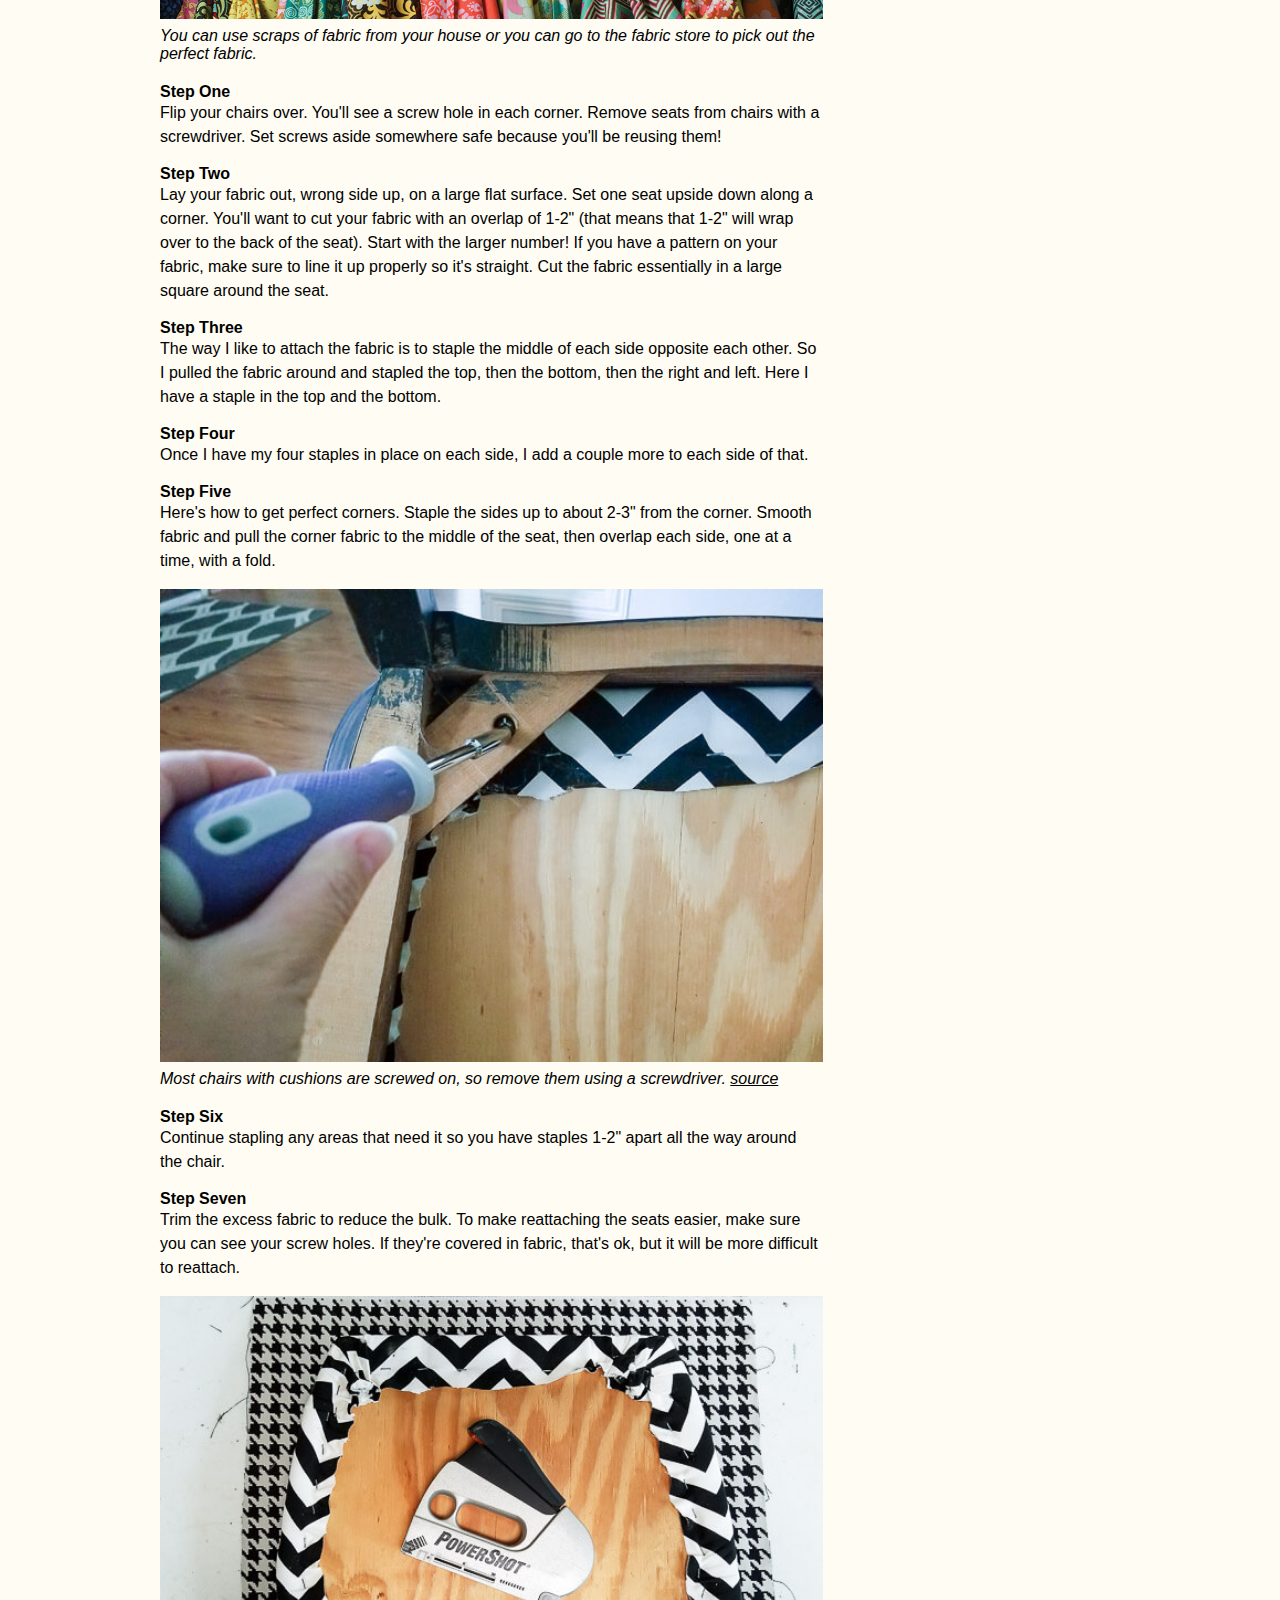
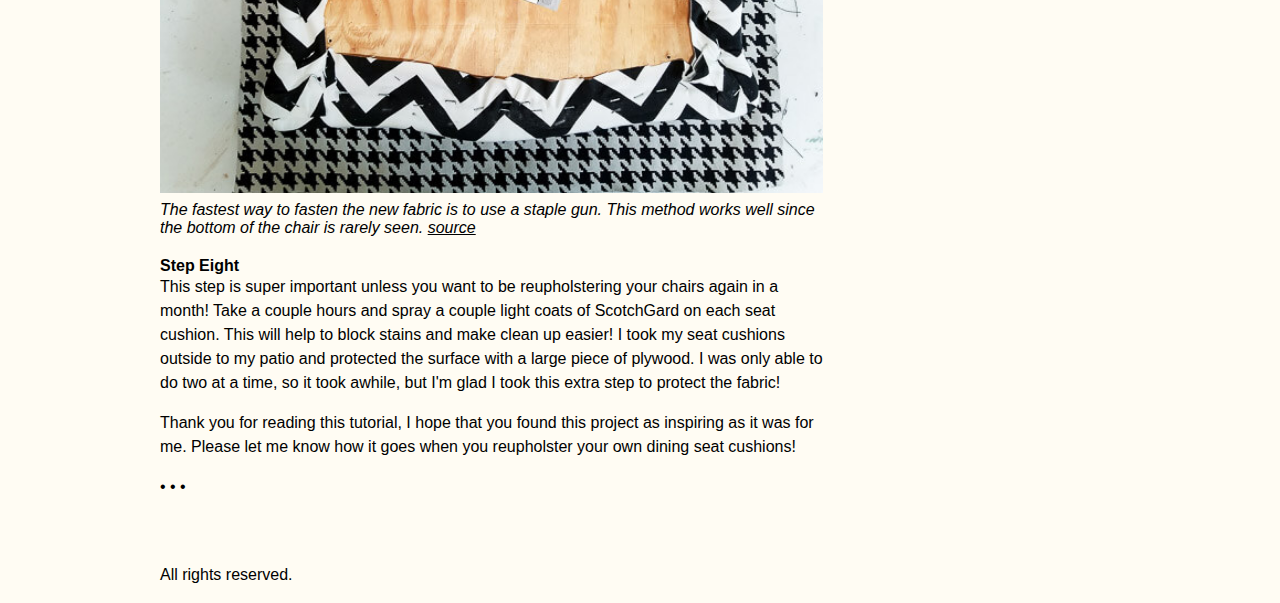
<file: grc339/final-website-responsive/mainstory.html>
<!doctype html>
    <html>
        <head>
            <meta charset="UTF-8" />
            <meta name="viewport" content="width=device-width, initial-scale=1" />
            <link rel="stylesheet" type="text/css" href="style.css">
            <title>Useful Habits | Main Story</title> <!-- ★ Please include a proper title.-->

            <!-- Helpful meta tags to fight GitHub aggresive caching-->
                <meta http-equiv="Cache-Control" content="no-cache, no-store, must-revalidate" />
                <meta http-equiv="Pragma" content="no-cache" />
                <meta http-equiv="Expires" content="0" />
            
        </head>	

        <body>
            <div class="container">
              
                <header>
                <h1><a href="index.html"><img class="logo" src="useful-logo.png" alt="Logo of Useful Habits."></a> </h1> 
                    
                      <nav>
                        <ul>
                            <li id="about-page"><a href="about.html">Our Goals</a></li>
                            <li><a href="#">Upcycling</a></li>
                            <li><a href="#">Lifestyle</a></li>
                            <li><a href="#">Education</a></li>
                        </ul>
                    </nav>
                 </header>
                
                <article>
                    <section class="title-author-date"><h2>Give your old, worn out chairs new life!</h2>
                        <h4>By Linnea Landgren</h4>
                        <h5>Published on July 10th, 2020</h5></section>
                    <figure>
                        <img src="finished-set.jpg" alt="Dining room featuring a set of newly reupholstered dining room chairs.">
                        <figcaption>A fresh paint job paired with a stunning cushion fabric transforms these classic chairs into a whole new, modern dining set. <a class="source" href="https://www.diybeautify.com/2019/09/how-to-easily-reupholster-dining-seat-cushions.html">source</a></figcaption>
                    </figure>


                    <p class="teaser"><span class="beginning">Hey there beautiful you!</span> I'm so happy you're here! I have truly been enjoying a season of less stress and more downtime! While everyone else is frantically decorating for fall, I haven't even ventured into my attic. I've been working on small projects around my home, like this one... reupholstering my dining room chairs in classic houndstooth! If you learn this easy technique, you can save yourself so much money! You can get a new look anytime you like! Reupholstering dining chairs is really easy and I can't wait to show you how!</p>

                    <p class="teaser">Here's what you'll need:</p>


                        <ul class="inline-list"><li>screwdriver or drill</li>
                        <li>roughly 1/2 yard of fabric per seat</li> 
                        <li>sharp scissors</li>
                        <li>heavy duty staple gun</li>
                        <li>3/8" heavy duty staples</li>
                        <li>ScotchGard fabric protector</li>
                        </ul>    

                        <p class="teaser">That's it! It's a small list and a very do-able project! Before we get to the "how-to", let me tell you a little story about how we came to own this table and chairs set.</p>
                        <figure>
                            <img src="fabrics.jpg" alt="Various fabrics with diverse colors and patterns displayed in a store.">
                            <figcaption>You can use scraps of fabric from your house or you can go to the fabric store to pick out the perfect fabric.</figcaption>
                        </figure>

                       
                        <h3>Step One</h3>
                         <p class="teaser">Flip your chairs over. You'll see a screw hole in each corner. Remove seats from chairs with a screwdriver. Set screws aside somewhere safe because you'll be reusing them!</p>
                    
                        <h3>Step Two</h3>
                        <p class="teaser">Lay your fabric out, wrong side up, on a large flat surface. Set one seat upside down along a corner. You'll want to cut your fabric with an overlap of 1-2" (that means that 1-2" will wrap over to the back of the seat). Start with the larger number! If you have a pattern on your fabric, make sure to line it up properly so it's straight. Cut the fabric essentially in a large square around the seat.</p>

                        <h3>Step Three</h3>
                        <p class="teaser">The way I like to attach the fabric is to staple the middle of each side opposite each other. So I pulled the fabric around and stapled the top, then the bottom, then the right and left. Here I have a staple in the top and the bottom.</p>
                    
                        <h3>Step Four</h3>
                        <p class="teaser">Once I have my four staples in place on each side, I add a couple more to each side of that.</p>

                        <h3>Step Five</h3>
                        <p class="teaser">Here's how to get perfect corners. Staple the sides up to about 2-3" from the corner. Smooth fabric and pull the corner fabric to the middle of the seat, then overlap each side, one at a time, with a fold.</p>

                        <figure>
                            <img src="dettaching-cushion.jpg" alt="Person using a screwdriver to detach the cushion from the chair frame.">
                            <figcaption>Most chairs with cushions are screwed on, so remove them using a screwdriver. <a class="source" href="https://www.diybeautify.com/2019/09/how-to-easily-reupholster-dining-seat-cushions.html">source</a></figcaption>
                        </figure>

                        <h3>Step Six</h3>
                        <p class="teaser">Continue stapling any areas that need it so you have staples 1-2" apart all the way around the chair.</p>

                        <h3>Step Seven</h3>
                        <p class="teaser">Trim the excess fabric to reduce the bulk. To make reattaching the seats easier, make sure you can see your screw holes. If they're covered in fabric, that's ok, but it will be more difficult to reattach.</p>

                        <figure>
                            <img src="staple-gun.jpg" alt="Staple gun placed on cushion to show that this tool was used to attach new fabric to the cusion.">
                            <figcaption>The fastest way to fasten the new fabric is to use a staple gun. This method works well since the bottom of the chair is rarely seen. <a class="source" href="https://www.diybeautify.com/2019/09/how-to-easily-reupholster-dining-seat-cushions.html">source</a></figcaption>
                        </figure>
                        <h3>Step Eight</h3>
                        <p class="teaser">This step is super important unless you want to be reupholstering your chairs again in a month! Take a couple hours and spray a couple light coats of ScotchGard on each seat cushion. This will help to block stains and make clean up easier! I took my seat cushions outside to my patio and protected the surface with a large piece of plywood. I was only able to do two at a time, so it took awhile, but I'm glad I took this extra step to protect the fabric!</p>
                    
                        <p class="teaser">Thank you for reading this tutorial, I hope that you found this project as inspiring as it was for me. Please let me know how it goes when you reupholster your own dining seat cushions!</p>
                    
                    <p class="teaser">• • •</p>
                    
                </article>

                <aside>
                     <section class="teaser3"> 
                        <a href="#">
                                <h3>Why buying plant-milk from the store isn't ideal.</h3>
                                <p>
                                    Plant-milks require much less energy and resources to produce than cow's milk, so why are they priced so high? ...
                                </p>
                        </a>    
                    </section>
                    
                    <section class="teaser3"> 
                        <a href="#">
                                <h3>How should we deal with old clothes?</h3>
                                <p>
                                    Here are some options for what you can do with your clothes instead of throwing them out during the pandemic shutdown.
                                </p>
                        </a>    
                    </section>

                    <section class="teaser3"> 
                        <a href="#">
                        <h3>Let's talk about sustainable snacking.</h3>
                        <p>Delicious treats don't have to come from a wrapper. In fact, it's really easy to create delicious and filling snacks at home using sustainable ingredients. ...</p>
                        </a>    
                    </section>
                    
                    <section class="teaser3"> 
                        <a href="#">
                        <h3>Upcycling at home.</h3>
                        <p>It can be a lot of fun to think of new ways to use old objects by turning them into something new! ...</p>
                        </a>    
                    </section>
                    
                </aside>   

                <footer>
                    <p> All rights reserved.</p>
                </footer>
            </div>
        </body>
    </html>
</file>
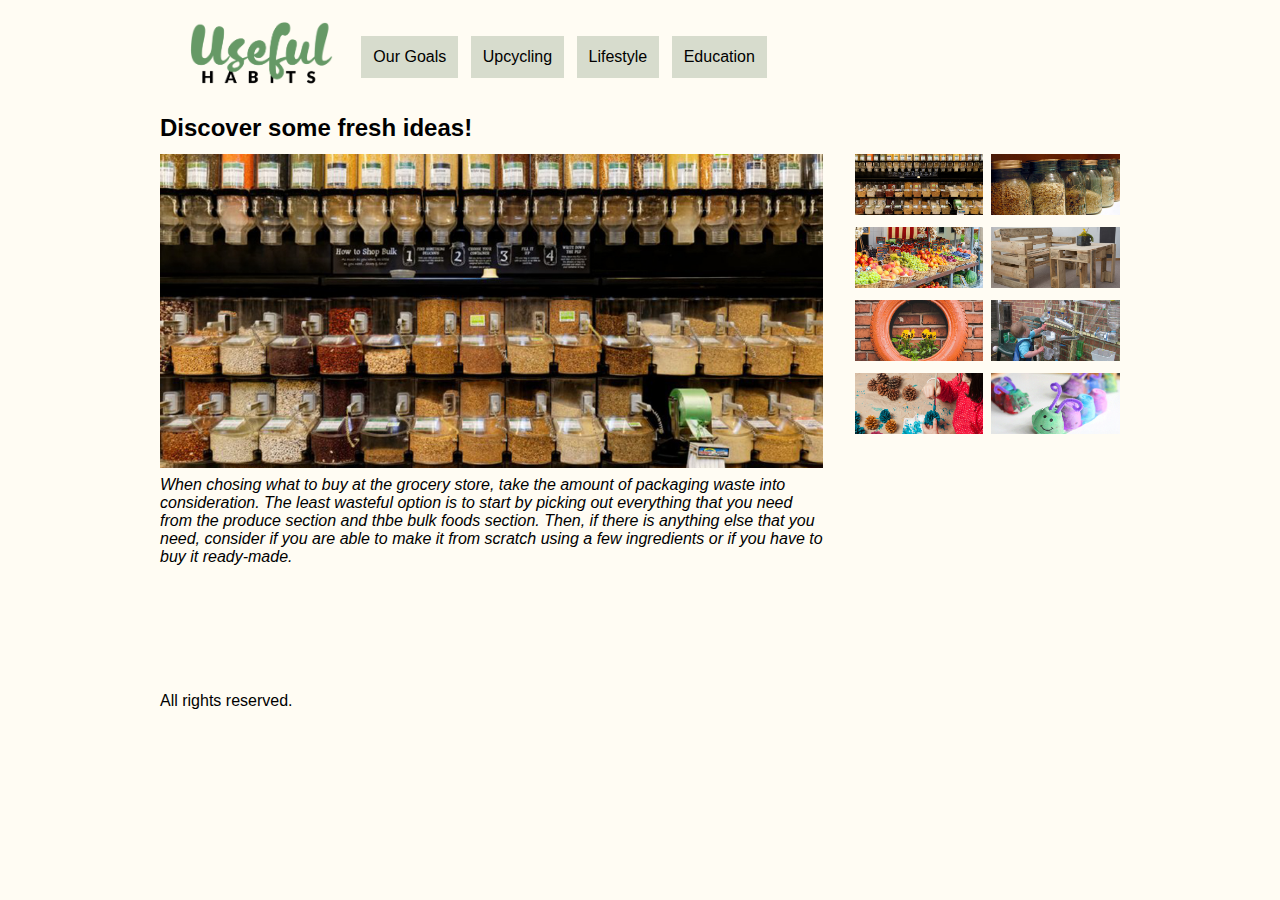
<file: grc339/final-website-responsive/photogallery.html>
<!doctype html>
    <html>
        <head>
            <meta charset="UTF-8" />
            <meta name="viewport" content="width=device-width, initial-scale=1" />
            <link rel="stylesheet" type="text/css" href="style.css">
            <title>Useful Habits | Photo Gallery</title>

            <!-- Helpful meta tags to fight GitHub aggresive caching-->
                <meta http-equiv="Cache-Control" content="no-cache, no-store, must-revalidate" />
                <meta http-equiv="Pragma" content="no-cache" />
                <meta http-equiv="Expires" content="0" />
            
        </head>	

        <body>
            <div class="container"> 
                <header>
                    <h1><a href="index.html"><img class="logo" src="useful-logo.png" alt="Logo of Useful Habits."></a> </h1>
                    
                   <nav>
                        <ul>
                            <li id="about-page"><a href="about.html">Our Goals</a></li>
                            <li><a href="#">Upcycling</a></li>
                            <li><a href="#">Lifestyle</a></li>
                            <li><a href="#">Education</a></li>
                        </ul>
                    </nav>
                </header>
                
                    <input type="radio" name="item" id="photo1" checked="checked">
                    <input type="radio" name="item" id="photo2">
                    <input type="radio" name="item" id="photo3">
                    <input type="radio" name="item" id="photo4">
                    <input type="radio" name="item" id="photo5">
                    <input type="radio" name="item" id="photo6">
                    <input type="radio" name="item" id="photo7">
                    <input type="radio" name="item" id="photo8">
                <h1>Discover some fresh ideas!</h1>
                
                <main class="photo-gallery">
                <figure class="photo-gallery"><img src="photo1.jpg" alt="Bulk foods section at the grocery store."><figcaption>When chosing what to buy at the grocery store, take the amount of packaging waste into consideration. The least wasteful option is to start by picking out everything that you need from the produce section and thbe bulk foods section. Then, if there is anything else that you need, consider if you are able to make it from scratch using a few ingredients or if you have to buy it ready-made.</figcaption></figure>
                    
                <figure class="photo-gallery"><img src="photo2.jpg" alt="Mason jars full of grains, nuts and flours."><figcaption>The bottom line is that reusable jars are essential to reducing your waste. Shopping bulk foods will not make an environmental difference if you continue using the flimsy single-use plastic bags to pack your grains, nuts and flours. Either bring empty jars with you to the store or purchase reusable cloth bags to transport your bulk foods home so that you can pour them into jars. </figcaption></figure>
                    
                <figure class="photo-gallery"><img src="photo3.jpg" alt="Fruits and vegetables displayed at a Farmer's Market booth."><figcaption>Depending on where you live, there will be both locally grown and globally grown foods available for you to buy. Local grown fruit, if grown outdoors and in-season, uses significantly less energy to bring to our tables than the growth and shipping of that same fruit from a different part of the world. Supporting local farms plays an important role in reducing the amount of energy that we use to bring food to our community.</figcaption></figure>
                    
                <figure class="photo-gallery"><img src="photo4.jpg" alt="A chair and coffee table built out of used wooden pallets."><figcaption>When you're re-decorating your home, consider building some DIY furniture using left-over materials. This fun lounging set is build out of used shipping pallets and even that manages to look cool! Imagine what you can come up with using more fancy materials. <a class="inline-link" href="https://www.pinterest.com">Pinterest</a> is a great place to gain inspiration.</figcaption></figure>
                    
                <figure class="photo-gallery"><img src="photo5.jpg" alt="Hanging flower planter made out of an old tire that is painted orange."><figcaption>With a fresh coat of paint and a few living flowers, even mundane objects can become beautiful. Take a few minutes to browse the internet for DIY flower holders and you'll see that the opportunities are endless!</figcaption></figure>
                    
                <figure class="photo-gallery"><img src="photo6.jpg" alt="A boy playing with a homemade water experiment wall. This is a children's toy built from used bottles and containers mounted on a wall to let kids play with gravity and water."><figcaption>Instead of throwing out your used bottles and containers, imagine ways that they can be repurposed, for functionality or for play. THis watter experiment wall is a fun craft to put together for your kids to play in during the hot summer months. Instead of buying expensive parts, these used plastic containers do the exact same job: spill water and create joy.</figcaption></figure>
                    
                <figure class="photo-gallery"><img src="photo7.jpg" alt="A child painting pinecones in various colors to be used as decorations."><figcaption>Every holiday has it's associated decorations, but you don't have to buy them from the store. It's much more fun to make homemade decorations as a family bonding experience. Go out for a forest hike and give each family member a bag to collect fun natural trinkets such as rocks, acorns, twigs... and then come home and paint them, tie a string to them, and hang them up around the house.</figcaption></figure>
                    
                <figure class="photo-gallery"><img src="photo8.jpg" alt="A homemade caterpillar toy made from a piece of an egg carton."><figcaption>Family crafting is a nice way to spend time together and celebrate creativity. Here is a cute DIY caterpillar that is easy to make from an old egg carton, and there are countless other ways to create fun toys out of used cartons and other materials.</figcaption></figure>
               
                </main>
                
                 <nav class="photo-gallery">
                    <label for="photo1"><img src="photo1.jpg" alt="Bulk foods section at the grocery store."></label>
                    <label for="photo2"><img src="photo2.jpg" alt="Mason jars full of grains, nuts and flours."></label>
                    <label for="photo3"><img src="photo3.jpg" alt="Fruits and vegetables displayed at a Farmer's Market booth."></label>
                    <label for="photo4"><img src="photo4.jpg" alt="A chair and coffee table built out of used wooden pallets."></label>
                    <label for="photo5"><img src="photo5.jpg" alt="Hanging flower planter made out of an old tire that is painted orange."></label>
                    <label for="photo6"><img src="photo6.jpg" alt="A boy playing with a homemade water experiment wall. This is a children's toy built from used bottles and containers mounted on a wall to let kids play with gravity and water."></label>
                    <label for="photo7"><img src="photo7.jpg" alt="A child painting pinecones in various colors to be used as decorations."></label>
                    <label for="photo8"><img src="photo8.jpg" alt="A homemade caterpillar toy made from a piece of an egg carton."></label>
                 </nav>
                
                <footer>
                    <p> All rights reserved.</p>
                </footer>
            </div>
        </body>
    </html>
</file>
<file: grc339/css-grid-basic-layout/grid.css>
/*CSS DOCUMENT*/

body {
	font-family: sans-serif;
	line-height: 1.4em;
	color: #222;
	background-color: #fafafa;
	box-sizing: border-box;
	}
	
div.container {
    display: grid;
    grid-template-columns: 2fr 1fr;
    max-width: 60em;
    margin: auto;
}

header {
    grid-column: 1/3;
}

article {
    grid-column: 1;
    padding-right: 1em;
}

aside {
    grid-column: 2;
}

footer {
    grid-column: 1/3;
    border-top: solid 1px #aaa;
    margin-top: 2em;
}

a {
	text-decoration: none;
}


section a {
	color: #222;
}

footer a {
	color: #444;
}

img {
	width: 100%;
	}

h1, h2 {
	margin-top: 2em;
}

h3 {
	margin-bottom: 0;
	}

figure {
	margin: 0;
	}
	
ol {
	padding: 0
	}
	
section {
    background: #eee;
    padding: 1em;
    margin-bottom: 1em;
}

section p {
	margin-top: 0;
}
</file>
<file: grc339/css-grid-responsive-layout/grid.css>
/*CSS DOCUMENT*/

body {
	font-family: sans-serif;
	line-height: 1.4em;
	color: #222;
	background-color: #fafafa;
	box-sizing: border-box;
	}
	
div.container {
    max-width: 60em;
    margin: 1em;
}


a {
	text-decoration: none;
}


section a {
	color: #222;
}

footer a {
	color: #444;
}

img {
	width: 100%;
	}

h1, h2 {
	margin-top: 2em;
}


figure {
	margin: 0;
	}
	
ol {
	padding: 0
	}

section {
    background: #eee;
    padding: 1em;
    margin-bottom: 1em;
}
	
section a {
    display: grid;
    grid-template-columns:2fr 5fr;
    grid-template-rows: 2em auto;
    grid-gap: 0 1em;
}


section a figure {
    grid-column: 1/2;
    grid-row: 1/3;
}

section a h3 {
	margin: 0;
    grid-column: 2/3;
    grid-row: 1/2;
}

section a p {
    margin: 0;
    grid-column: 2/3;
    grid-row: 2/3;
}



@media screen and (min-width: 40em){

    div.container {
        display: grid;
        grid-template-columns: 2fr 1fr;
        grid-gap: 0 1em;
        }
    
    header {
        grid-column: 1/3;
    }


    footer {
        grid-column: 1/3;
        border-top: solid 1px #aaa;
        margin-top: 2em;
    }

    
    section a{
        display: block;
    }
    
}


@media screen and (min-width: 60em){
    div.container {
        margin: auto;
    }
}
</file>
<file: grc339/css-photo-gallery/photogallery.css>
/*CSS document*/

body {
    font-family: sans-serif;
	line-height: 1.4em;
	color: #222;
	background-color: #ddd;
	box-sizing: border-box;
    margin: 0;
    padding: 0;
}

h1 {
    padding-top: 2em;
    margin-bottom: 1em;
}

img {
	width: 100%;
}


div.container {
    background-color: #fafafa;
    max-width: 60em;
    margin: 0 auto;
    padding: 1em;
}


main {
    position: relative;
    overflow: hidden;
    padding-bottom: calc(72% + 3em);
}

figure{
    margin: 0;
    width: calc(100%-2em);
    position: absolute;
    opacity: 0;
    transition: opacity 1s;
}

figcaption {
    font-size: 1.2em;
    font-weight: bold;
    margin: 1em 0;
    color: #888;
}


input:nth-of-type(1):checked ~ main figure:nth-of-type(1),
input:nth-of-type(2):checked ~ main figure:nth-of-type(2),
input:nth-of-type(3):checked ~ main figure:nth-of-type(3),
input:nth-of-type(4):checked ~ main figure:nth-of-type(4){
    opacity: 1;
}

nav {
    display: grid;
    grid-template-columns: 1fr 1fr 1fr 1fr;
    grid-gap: 0.5em;
}


input {
    display: none;
}
</file>
<file: grc339/flexbox-basic-layout/flexbox.css>
/*CSS DOCUMENT*/

body {
	font-family: sans-serif;
	line-height: 1.4em;
	color: #222;
	background-color: #fafafa;
	box-sizing: border-box;
	}
	
div.container {
        display: flex ;
        flex-wrap: wrap ;
        max-width: 60em;
        margin: 1em;
        padding: 1em;
}

header {
    flex:1 0 100%;
}

article {
    flex:1 0 35em;
    margin-right: 1em;
}

aside {
    flex: 1 0 15em ;
}

footer {
    flex: 1 0 100%;
    border-top: solid 1px #aaa;
    margin-top: 2em;
}

a {
	text-decoration: none;
}


section a {
	color: #222;
}

footer a {
	color: #444;
}

img {
	width: 100%;
	}

h1, h2 {
	margin-top: 2em;
}

h3 {
	margin-bottom: 0;
	}

figure {
	margin: 0;
	}
	
ol {
	padding: 0
	}
	
section {
    background: #eee;
    padding: 1em;
    margin-bottom: 1em;
}

section p {
	margin-top: 0;
}

@media only screen and (min-width: 60em) {

  div.container {
    margin: auto ;
  }

}
</file>
<file: grc339/flexbox-form/flexboxform.css>
/*CSS DOCUMENT*/

body {
	font-family: sans-serif;
	line-height: 1.4em;
	color: #222;
	background-color: #fafafa;
	box-sizing: border-box;
	}
	
div.container {
        max-width: 40em;
        margin: 1em;
        padding 1em;
}

header {
	padding-top: 1em;
}


section.personal-info ul li {
	display: flex;
	flex-wrap: wrap;
	margin-bottom: 1em;
}

section.personal-info ul li input[type="text"],
section ul li input[type="email"],
section ul li input[type="tel"],
section ul li select {
	flex: 1 0 30em;
	box-sizing: border-box;
}

section.personal-info ul li label {
	flex: 0 0 10em;
}

section.order ul, section.method ul {
	display: flex;
	flex-wrap: wrap;
	}

section.order ul li , section.method ul li {
	flex: 0 0 18em;
	}
	
	
h3 {
	margin: 2em 0 0;
	}

ul {
	padding: 0;
	list-style-type: none;
	}
	

	
section {
    background: #eee;
    padding: 1em;
    margin-bottom: 1em;
}

section p {
	margin-top: 0;
}

textarea {
	box-sizing: border-box;
	display: block;
	width: 100%;
	height: 6em;
	background: #fcfcfc;
	border: 1px solid #e8e8e8;
	padding: 0.4em;
	font-family: sans-serif;
	color: #777;
	}

@media only screen and (min-width: 40em) {

  div.container {
    margin: auto;
  }

}
</file>
<file: grc339/final-website-mobile-first/style.css>
/*CSS document*/

/*Start of Meyers Reset*/
html, body, div, span, applet, object, iframe,
h1, h2, h3, h4, h5, h6, p, blockquote, pre,
a, abbr, acronym, address, big, cite, code,
del, dfn, em, img, ins, kbd, q, s, samp,
small, strike, strong, sub, sup, tt, var,
b, u, i, center,
dl, dt, dd, ol, ul, li,
fieldset, form, label, legend,
table, caption, tbody, tfoot, thead, tr, th, td,
article, aside, canvas, details, embed, 
figure, figcaption, footer, header, hgroup, 
menu, nav, output, ruby, section, summary,
time, mark, audio, video {
	margin: 0;
	padding: 0;
	border: 0;
	font-size: 100%;
	font: inherit;
	vertical-align: baseline;
}
/* HTML5 display-role reset for older browsers */
article, aside, details, figcaption, figure, 
footer, header, hgroup, menu, nav, section {
	display: block;
}
body {
	line-height: 1;
}
ol, ul {
	list-style: none;
}
blockquote, q {
	quotes: none;
}
blockquote:before, blockquote:after,
q:before, q:after {
	content: '';
	content: none;
}
table {
	border-collapse: collapse;
	border-spacing: 0;
}
/*End of Meyers Reset*/


/*Document set up*/
body {
    background: rgb(255,254,245);
    font-family:"lato", sans-serif;
    font-weight:300;
    font-style:normal;
}

div.container {
    max-width: 40em;
    margin: auto;
    padding: 1em;
}

/*Header*/

.logo-home{
    width: 45%;
    padding: 1em 27.5%
}

.logo{
    width: 30%;
    padding:1em 0;
    margin: 1em 35% 0;
}

div #intro-to-useful{
    background-color: rgb(235,240,225);
    padding: 1em 2em;
    line-height: 1.5em;
}

/*Navigation for all pages*/ 
nav{
    display:table;
    margin: auto;
}

nav ul{
    margin-bottom: 1em;
    list-style-type: none;
    padding: 1em;
    
}

nav li{
    font-weight: 400;
    padding: .75em;
    margin: .25em;
    display: inline-block;
    background-color: rgb(215,220,205);
}

nav li:hover{
    background-color: rgb(235,240,225);
}

nav li:target{
    background-color: rgb(235,240,225)
}


/*Links*/
a{
    text-decoration: none;
    color: #000;
}

a.source{
    text-decoration: underline;
}


/*Images*/

figure {
    margin: 0;
}

figcaption{
    font-style:italic;
    padding-bottom: 1em;
}

img {
    width: 100%;
    padding: .5em 0;
}
    #love-earth{
        width:30%;
        padding: 1em 35%
    }

/*Paragraphs*/
h1{
    font-size:1.5em;
    font-weight:900;
    padding-bottom: 0.5em;
}

h2{
    font-size: 1.5em;
    font-weight: 900;
    padding-bottom: 0.25em;
}

#quote{
    font-weight: 400;
    font-style: italic;
}

#team{
    font-style: italic;
}

p{
    padding-bottom: 1.5em;
    line-height: 1.5em;
}

.inline-link{
    text-decoration: underline;
    text-decoration-color: rgb(100,100,100);
}

.beginning{
    font-weight: 400;
}

h3{
    font-weight: 700;
    
}
h4{
    font-style: italic;
}

/*Photo gallery and radio nav*/

section.photo-gallery{
    background-color:rgb(215,220,205);
    padding: 1em 1.5em 0;
    margin-bottom:1.5em;
}

main.photo-gallery{
    position: relative;
    padding-bottom: calc(59% + 6em);
}

figure.photo-gallery{
position: absolute; 
width:100%;
opacity: 0;
transition: opacity 1s;
}

figcaption{
margin:0.25em 0;
}

input:nth-of-type(1):checked ~ main figure:nth-of-type(1),
input:nth-of-type(2):checked ~ main figure:nth-of-type(2),
input:nth-of-type(3):checked ~ main figure:nth-of-type(3),
input:nth-of-type(4):checked ~ main figure:nth-of-type(4),
input:nth-of-type(5):checked ~ main figure:nth-of-type(5),
input:nth-of-type(6):checked ~ main figure:nth-of-type(6),
input:nth-of-type(7):checked ~ main figure:nth-of-type(7),
input:nth-of-type(8):checked ~ main figure:nth-of-type(8){
    opacity: 1;
}

nav.photo-gallery{
display:grid;
grid-template-columns: repeat(4, 1fr);
grid-gap:0.25em;}

label img{padding:0;}

label:hover{
opacity: 0.7;
}

input{
    display: none;
}
</file>
<file: grc339/final-website-responsive/style.css>
/*CSS document*/

/*Start of Meyers Reset*/
html, body, div, span, applet, object, iframe,
h1, h2, h3, h4, h5, h6, p, blockquote, pre,
a, abbr, acronym, address, big, cite, code,
del, dfn, em, img, ins, kbd, q, s, samp,
small, strike, strong, sub, sup, tt, var,
b, u, i, center,
dl, dt, dd, ol, ul, li,
fieldset, form, label, legend,
table, caption, tbody, tfoot, thead, tr, th, td,
article, aside, canvas, details, embed, 
figure, figcaption, footer, header, hgroup, 
menu, nav, output, ruby, section, summary,
time, mark, audio, video {
	margin: 0;
	padding: 0;
	border: 0;
	font-size: 100%;
	font: inherit;
	vertical-align: baseline;
}
/* HTML5 display-role reset for older browsers */
article, aside, details, figcaption, figure, 
footer, header, hgroup, menu, nav, section {
	display: block;
}
/*
body {
	line-height: 1;
*/
}
ol, ul {
	list-style: none;
}
blockquote, q {
	quotes: none;
}
blockquote:before, blockquote:after,
q:before, q:after {
	content: '';
	content: none;
}
table {
	border-collapse: collapse;
	border-spacing: 0;
}
/*End of Meyers Reset*/


/*Document set up*/
body {
    background: rgb(255,252,243);
    font-family:"lato", sans-serif;
    font-weight:300;
    font-style:normal;
}

div.container {
    max-width: 40em;
    margin: auto;
    padding: 1em;
}

section{
    margin-bottom: 1em;
}

#intro-to-useful{
    background-color: rgb(235,240,225);
    padding: 1em 2em;
    line-height: 1.5em;
}
/*Header*/

.logo{
    width: 30%;
    padding:1em 0;
    margin: 1em 35% 0;
}

/*Navigation for all pages*/ 
nav{
    display:table;
    margin: auto;
}

nav ul{
    margin-bottom: 1em;
    list-style-type: none;
    padding: 1em;
    
}

nav li{
    font-weight: 400;
    padding: .75em;
    margin: .25em;
    display: inline-block;
    background-color: rgb(215,220,205);
}

nav li:hover{
    background-color: rgb(235,240,225);
}

/*Links*/
a{
    text-decoration: none;
    color: #000;
}

a.source{
    text-decoration: underline;
}


/*Images*/

figcaption{
    font-style:italic;
    padding-bottom: 1em;
}

img {
    width: 100%;
}
    #love-earth{
        width:30%;
        padding: 1em 35%;
    }

/*Paragraphs*/
h1{
    font-size:1.5em;
    font-weight:900;
    padding-bottom: 0.5em;
}

h2{
    font-size: 1.5em;
    font-weight: 900;
    padding-bottom: 0.25em;
}

p{
    line-height: 1.5em;
}

p.teaser { 
    padding-bottom: 1em;}

section.title-author-date h4{
    float: left;
    padding-bottom: 0.5em;
}

section.title-author-date h5{
    float: right;
    padding-bottom: 0.5em;
}

#intro-to-useful p{
    padding-bottom:1em;
}

#quote{
    font-weight: 400;
    font-style: italic;
}

#team{
    font-style: italic;
}

.inline-link{
    text-decoration: underline;
    text-decoration-color: rgb(100,100,100);
}

.inline-list{
    margin: 1em 0;
    padding-left: 3em;
}

.beginning{
    font-weight: 400;
}

h3{
    font-weight: 700;
    
}
h4{
    font-style: italic;
}

.teaser3{
    background-color: rgb(235,240,225);
    margin-bottom:1em;
    padding: 1em;
}

section.photo-gallery p{
    padding: 0 1em;
}

section.photo-gallery h3{
   padding: 0 1em 1em; 
}

/*Photo gallery and radio nav*/

section.photo-gallery{
    background-color:rgb(215,220,205);
}

main.photo-gallery{
    position: relative;
    padding-bottom: calc(59% + 6em);
}

figure.photo-gallery{
position: absolute; 
width:100%;
opacity: 0;
transition: opacity 1s;
}

figcaption{
margin:0.25em 0;
}

input:nth-of-type(1):checked ~ main figure:nth-of-type(1),
input:nth-of-type(2):checked ~ main figure:nth-of-type(2),
input:nth-of-type(3):checked ~ main figure:nth-of-type(3),
input:nth-of-type(4):checked ~ main figure:nth-of-type(4),
input:nth-of-type(5):checked ~ main figure:nth-of-type(5),
input:nth-of-type(6):checked ~ main figure:nth-of-type(6),
input:nth-of-type(7):checked ~ main figure:nth-of-type(7),
input:nth-of-type(8):checked ~ main figure:nth-of-type(8){
    opacity: 1;
}

nav.photo-gallery{
display:grid;
grid-template-columns: repeat(4, 1fr);
grid-gap:0.25em;
}

label:hover{
opacity: 0.7;
}

input{
    display: none;
}


/*Footer*/
footer{
    padding: 3em 0 0;
}


/*Desktop site*/
@media screen and (min-width:60em){
div.container{
    max-width: 60em;
    display: grid;
    grid-template-columns:5fr 2fr;
    grid-gap:0 2em;
}
    
section{
    margin-bottom: 0em;
}    

header{
    grid-column: 1/3;
    display:grid;
    grid-template-columns: 1fr 3fr 2fr;
    grid-gap:0 2em;
}

header h1{
    grid-column: 1/2;
    
}  
    
.logo{
    width:100%;
    margin: 0 1em;
    padding: 0;
}    

header nav{
   grid-column: 2/3;
    margin: 0;
}    
    
main{
    grid-column: 1/2;
    display: grid;
    grid-template-columns: repeat(2, 1fr);
    grid-gap: 2em;
}    

section.teaser{
    grid-column: 1/3;
}    
    
aside{
    grid-column: 2/3;
}

nav.photo-gallery{
display:grid;
grid-template-columns: repeat(2, 1fr);
margin-top:0;
grid-gap:0.5em;}

    
footer{
    grid-column: 1/3; 
}    }
</file>
